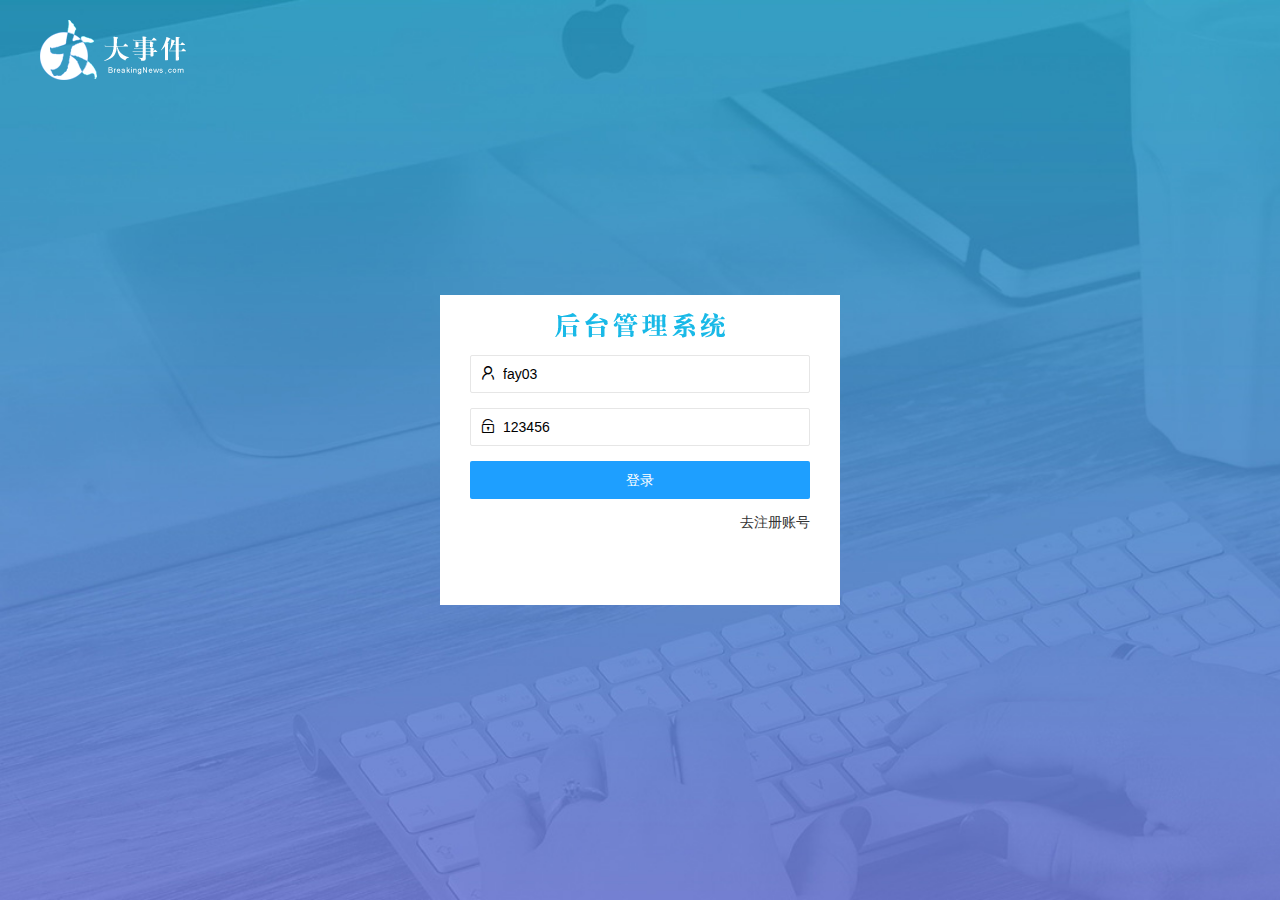
<file: login.html>
<!DOCTYPE html>
<html lang="en">

<head>
    <meta charset="UTF-8">
    <meta http-equiv="X-UA-Compatible" content="IE=edge">
    <meta name="viewport" content="width=device-width, initial-scale=1.0">
    <title>大事件 - 登录页面 - 第一遍</title>
    <!-- 先导入 layui css 文件 -->
    <link rel="stylesheet" href="./assets/lib/layui/css/layui.css">
    <!-- 再导入本页面的 css 文件 -->
    <link rel="stylesheet" href="./assets/css/login.css">
</head>

<body>
    <!-- 头部 logo 模块 -->
    <div class="layui-main header">
        <img src="./assets/images/logo.png" alt="">
    </div>

    <!-- 登录和注册模块 -->
    <div class="loginAndRegBox">
        <!-- 1、标题 -->
        <div class="login_title"></div>
        <!-- 2、登陆区域 -->
        <div class="login-box">
            <form class="layui-form" id="form_login">
                <div class="layui-form-item">
                    <i class="layui-icon layui-icon-username"></i>
                    <input value="fay03" type="text" name="username" required lay-verify="required" placeholder="请输入用户名"
                        autocomplete="off" class="layui-input">
                </div>
                <div class="layui-form-item">
                    <i class="layui-icon layui-icon-password"></i>
                    <input value="123456" type="text" name="password" required lay-verify="required" placeholder="请输入密码"
                        autocomplete="off" class="layui-input">
                </div>
                <div class="layui-form-item">
                    <button class="layui-btn layui-btn-normal layui-btn-fluid" lay-submit
                        lay-filter="formDemo">登录</button>

                </div>
                <div class="layui-form-item links">
                    <a href="javascript:;" id="link_reg">去注册账号</a>
                </div>
            </form>
        </div>
        <!-- 3、注册区域 -->
        <div class="reg-box" style="display: none;">
            <!-- 注册表单 -->
            <form class="layui-form" id="form_reg">
                <div class="layui-form-item">
                    <i class="layui-icon layui-icon-username"></i>
                    <input type="text" name="username" required lay-verify="required" placeholder="请输入用户名"
                        autocomplete="off" class="layui-input">
                </div>
                <div class="layui-form-item">
                    <i class="layui-icon layui-icon-password"></i>
                    <input type="text" name="password" required lay-verify="required|pwd" placeholder="请输入密码"
                        autocomplete="off" class="layui-input">
                </div>
                <div class="layui-form-item">
                    <i class="layui-icon layui-icon-password"></i>
                    <input type="text" name="repassword" required lay-verify="required|pwd|repwd" placeholder="再次确认密码"
                        autocomplete="off" class="layui-input">
                </div>
                <div class="layui-form-item">
                    <button class="layui-btn layui-btn-normal layui-btn-fluid" lay-submit
                        lay-filter="formDemo">注册</button>

                </div>
                <div class="layui-form-item links">
                    <a href="javascript:;" id="link_login">去登录</a>
                </div>
            </form>
        </div>
    </div>

    <!-- 引入 layui js 文件 -->
    <script src="/assets/lib/layui/layui.all.js"></script>
    <!-- 引入 jQuery js 文件 -->
    <script src="/assets/lib/jquery.js"></script>
    <!-- 引入 baseAPI js 文件 -->
    <script src="/assets/js/baseAPI.js"></script>
    <!-- 引入本页面的js文件 -->
    <script src="/assets/js/login.js"></script>
</body>

</html>
</file>
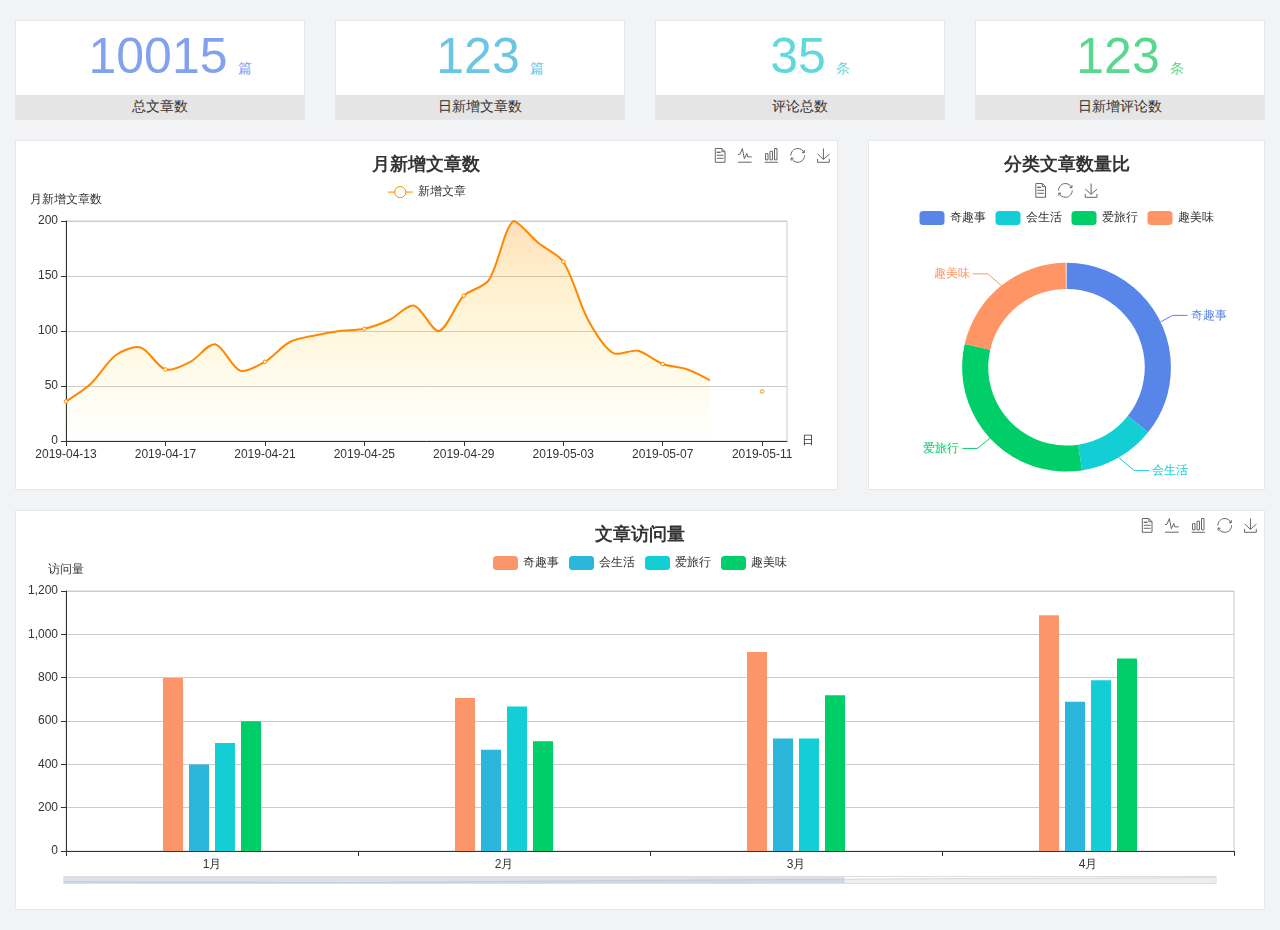
<file: home/dashboard.html>
<!DOCTYPE html>
<html lang="en">

<head>
  <meta charset="UTF-8">
  <meta name="viewport" content="width=device-width, initial-scale=1.0">
  <meta http-equiv="X-UA-Compatible" content="ie=edge">
  <title>图表统计</title>
  <link rel="stylesheet" href="../assets/lib/bootstrap.css" />
  <link rel="stylesheet" href="../assets/lib/main.css" />
  <script src="../assets/lib/jquery.js"></script>
  <script type="text/javascript" src="../assets/lib/echarts.min.js"></script>
</head>

<body>
  <div class="container-fluid">
    <div class="row spannel_list">
      <div class="col-sm-3 col-xs-6">
        <div class="spannel">
          <em>10015</em><span>篇</span>
          <b>总文章数</b>
        </div>
      </div>
      <div class="col-sm-3 col-xs-6">
        <div class="spannel scolor01">
          <em>123</em><span>篇</span>
          <b>日新增文章数</b>
        </div>
      </div>
      <div class="col-sm-3 col-xs-6">
        <div class="spannel scolor02">
          <em>35</em><span>条</span>
          <b>评论总数</b>
        </div>
      </div>
      <div class="col-sm-3 col-xs-6">
        <div class="spannel scolor03">
          <em>123</em><span>条</span>
          <b>日新增评论数</b>
        </div>
      </div>
    </div>
  </div>

  <div class="container-fluid">
    <div class="row curve-pie">
      <div class="col-lg-8 col-md-8">
        <div class="gragh_pannel" id="curve_show"></div>
      </div>
      <div class="col-lg-4 col-md-4">
        <div class="gragh_pannel" id="pie_show"></div>
      </div>
    </div>
  </div>

  <div class="container-fluid">
    <div class="column_pannel" id="column_show"></div>
  </div>

  <script>
    var oChart = echarts.init(document.getElementById('curve_show'));
    var aList_all = [
      { 'count': 36, 'date': '2019-04-13' },
      { 'count': 52, 'date': '2019-04-14' },
      { 'count': 78, 'date': '2019-04-15' },
      { 'count': 85, 'date': '2019-04-16' },
      { 'count': 65, 'date': '2019-04-17' },
      { 'count': 72, 'date': '2019-04-18' },
      { 'count': 88, 'date': '2019-04-19' },
      { 'count': 64, 'date': '2019-04-20' },
      { 'count': 72, 'date': '2019-04-21' },
      { 'count': 90, 'date': '2019-04-22' },
      { 'count': 96, 'date': '2019-04-23' },
      { 'count': 100, 'date': '2019-04-24' },
      { 'count': 102, 'date': '2019-04-25' },
      { 'count': 110, 'date': '2019-04-26' },
      { 'count': 123, 'date': '2019-04-27' },
      { 'count': 100, 'date': '2019-04-28' },
      { 'count': 132, 'date': '2019-04-29' },
      { 'count': 146, 'date': '2019-04-30' },
      { 'count': 200, 'date': '2019-05-01' },
      { 'count': 180, 'date': '2019-05-02' },
      { 'count': 163, 'date': '2019-05-03' },
      { 'count': 110, 'date': '2019-05-04' },
      { 'count': 80, 'date': '2019-05-05' },
      { 'count': 82, 'date': '2019-05-06' },
      { 'count': 70, 'date': '2019-05-07' },
      { 'count': 65, 'date': '2019-05-08' },
      { 'count': 54, 'date': '2019-05-09' },
      { 'count': 40, 'date': '2019-05-10' },
      { 'count': 45, 'date': '2019-05-11' },
      { 'count': 38, 'date': '2019-05-12' },
    ];

    let aCount = [];
    let aDate = [];

    for (var i = 0; i < aList_all.length; i++) {
      aCount.push(aList_all[i].count);
      aDate.push(aList_all[i].date);
    }

    var chartopt = {
      title: {
        text: '月新增文章数',
        left: 'center',
        top: '10'
      },
      tooltip: {
        trigger: 'axis'
      },
      legend: {
        data: ['新增文章'],
        top: '40'
      },
      toolbox: {
        show: true,
        feature: {
          mark: { show: true },
          dataView: { show: true, readOnly: false },
          magicType: { show: true, type: ['line', 'bar'] },
          restore: { show: true },
          saveAsImage: { show: true }
        }
      },
      calculable: true,
      xAxis: [
        {
          name: '日',
          type: 'category',
          boundaryGap: false,
          data: aDate
        }
      ],
      yAxis: [
        {
          name: '月新增文章数',
          type: 'value'
        }
      ],
      series: [
        {
          name: '新增文章',
          type: 'line',
          smooth: true,
          itemStyle: { normal: { areaStyle: { type: 'default' }, color: '#f80' }, lineStyle: { color: '#f80' } },
          data: aCount
        }],
      areaStyle: {
        normal: {
          color: new echarts.graphic.LinearGradient(0, 0, 0, 1, [{
            offset: 0,
            color: 'rgba(255,136,0,0.39)'
          }, {
            offset: .34,
            color: 'rgba(255,180,0,0.25)'
          }, {
            offset: 1,
            color: 'rgba(255,222,0,0.00)'
          }])

        }
      },
      grid: {
        show: true,
        x: 50,
        x2: 50,
        y: 80,
        height: 220
      }
    };

    oChart.setOption(chartopt);


    var oPie = echarts.init(document.getElementById('pie_show'));
    var oPieopt =
    {
      title: {
        top: 10,
        text: '分类文章数量比',
        x: 'center'
      },
      tooltip: {
        trigger: 'item',
        formatter: "{a} <br/>{b} : {c} ({d}%)"
      },
      color: ['#5885e8', '#13cfd5', '#00ce68', '#ff9565'],
      legend: {
        x: 'center',
        top: 65,
        data: ['奇趣事', '会生活', '爱旅行', '趣美味']
      },
      toolbox: {
        show: true,
        x: 'center',
        top: 35,
        feature: {
          mark: { show: true },
          dataView: { show: true, readOnly: false },
          magicType: {
            show: true,
            type: ['pie', 'funnel'],
            option: {
              funnel: {
                x: '25%',
                width: '50%',
                funnelAlign: 'left',
                max: 1548
              }
            }
          },
          restore: { show: true },
          saveAsImage: { show: true }
        }
      },
      calculable: true,
      series: [
        {
          name: '访问来源',
          type: 'pie',
          radius: ['45%', '60%'],
          center: ['50%', '65%'],
          data: [
            { value: 300, name: '奇趣事' },
            { value: 100, name: '会生活' },
            { value: 260, name: '爱旅行' },
            { value: 180, name: '趣美味' }
          ]
        }
      ]
    };
    oPie.setOption(oPieopt);



    var oColumn = this.echarts.init(document.getElementById('column_show'));
    var oColumnopt =
    {
      title: {
        text: '文章访问量',
        left: 'center',
        top: '10'
      },
      tooltip: {
        trigger: 'axis'
      },
      legend: {
        data: ['奇趣事', '会生活', '爱旅行', '趣美味'],
        top: '40'
      },
      toolbox: {
        show: true,
        feature: {
          mark: { show: true },
          dataView: { show: true, readOnly: false },
          magicType: { show: true, type: ['line', 'bar'] },
          restore: { show: true },
          saveAsImage: { show: true }
        }
      },
      calculable: true,
      xAxis: [
        {
          type: 'category',
          data: ['1月', '2月', '3月', '4月', '5月']
        }
      ],
      yAxis: [
        {
          name: '访问量',
          type: 'value'
        }
      ],
      series: [
        {
          name: '奇趣事',
          type: 'bar',
          barWidth: 20,
          itemStyle: {
            normal: { areaStyle: { type: 'default' }, color: '#fd956a' }
          },
          data: [800, 708, 920, 1090, 1200]
        },
        {
          name: '会生活',
          type: 'bar',
          barWidth: 20,
          itemStyle: {
            normal: { areaStyle: { type: 'default' }, color: '#2bb6db' }
          },
          data: [400, 468, 520, 690, 800]
        },
        {
          name: '爱旅行',
          type: 'bar',
          barWidth: 20,
          itemStyle: {
            normal: { areaStyle: { type: 'default' }, color: '#13cfd5' }
          },
          data: [500, 668, 520, 790, 900]
        },
        {
          name: '趣美味',
          type: 'bar',
          barWidth: 20,
          itemStyle: {
            normal: { areaStyle: { type: 'default' }, color: '#00ce68' }
          },
          data: [600, 508, 720, 890, 1000]
        }
      ],
      grid: {
        show: true,
        x: 50,
        x2: 30,
        y: 80,
        height: 260
      },
      dataZoom: [//给x轴设置滚动条
        {
          start: 0,//默认为0
          end: 100 - 1000 / 31,//默认为100
          type: 'slider',
          show: true,
          xAxisIndex: [0],
          handleSize: 0,//滑动条的 左右2个滑动条的大小
          height: 8,//组件高度
          left: 45, //左边的距离
          right: 50,//右边的距离
          bottom: 26,//右边的距离
          handleColor: '#ddd',//h滑动图标的颜色
          handleStyle: {
            borderColor: "#cacaca",
            borderWidth: "1",
            shadowBlur: 2,
            background: "#ddd",
            shadowColor: "#ddd",
          }
        }]
    };
    oColumn.setOption(oColumnopt);
  </script>
</body>

</html>
</file>
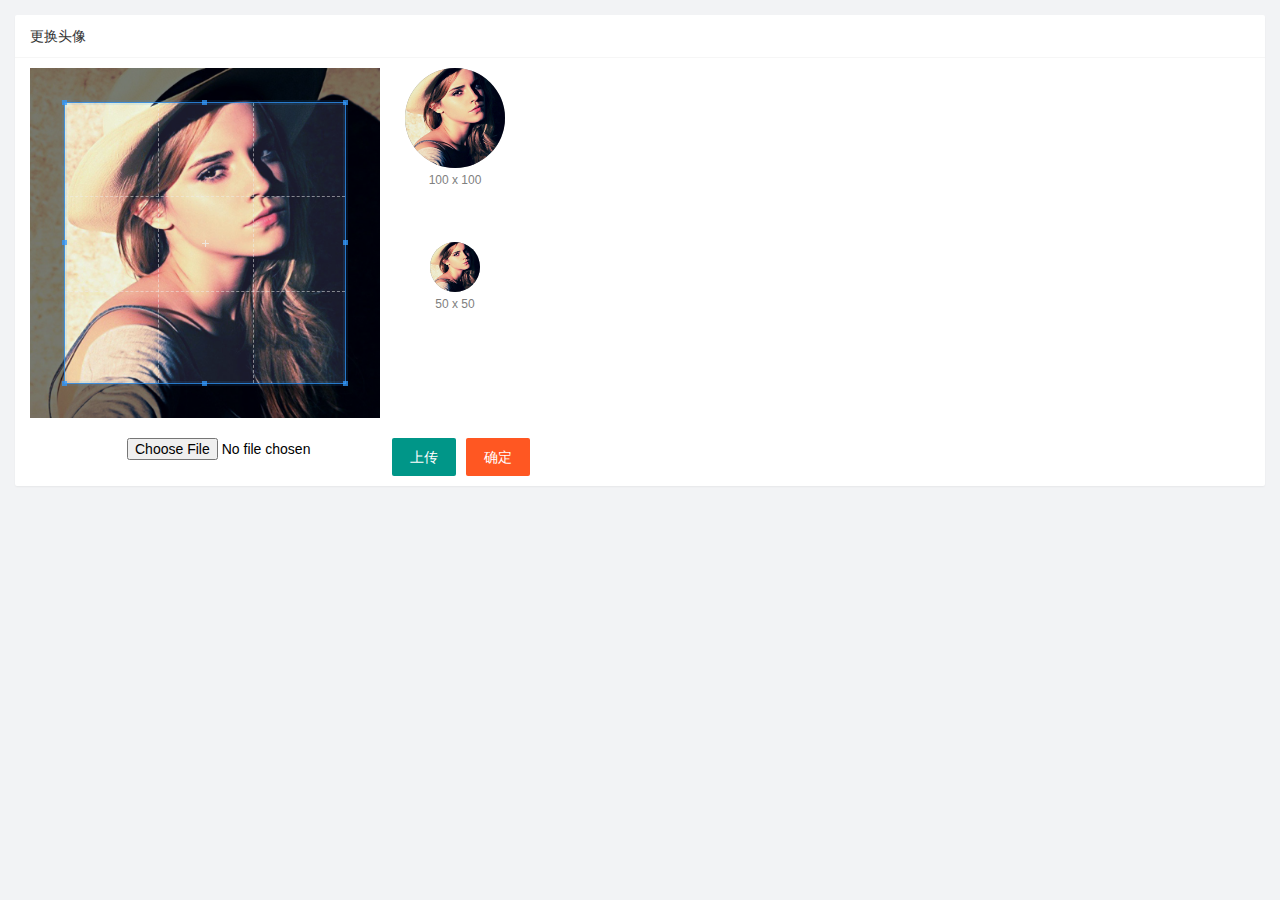
<file: user/user_avatar.html>
<!DOCTYPE html>
<html lang="en">

<head>
    <meta charset="UTF-8">
    <meta http-equiv="X-UA-Compatible" content="IE=edge">
    <meta name="viewport" content="width=device-width, initial-scale=1.0">
    <title>Document</title>
    <!-- 导入 cropper css 文件 -->
    <link rel="stylesheet" href="/assets/lib/cropper/cropper.css" />
    <!-- 引入 layui css 文件 -->
    <link rel="stylesheet" href="/assets/lib/layui/css/layui.css">
    <!-- 引入本页面的css 文件 -->
    <link rel="stylesheet" href="/assets/css/user/user_avatar.css">
</head>

<body>
    <div class="layui-card">
        <div class="layui-card-header">更换头像</div>
        <div class="layui-card-body">
            <!-- 第一行的图片裁剪和预览区域 -->
            <div class="row1">
                <!-- 图片裁剪区域 -->
                <div class="cropper-box">
                    <!-- 这个 img 标签很重要，将来会把它初始化为裁剪区域 -->
                    <img id="image" src="/assets/images/sample.jpg" />
                </div>
                <!-- 图片的预览区域 -->
                <div class="preview-box">
                    <div>
                        <!-- 宽高为 100px 的预览区域 -->
                        <div class="img-preview w100"></div>
                        <p class="size">100 x 100</p>
                    </div>
                    <div>
                        <!-- 宽高为 50px 的预览区域 -->
                        <div class="img-preview w50"></div>
                        <p class="size">50 x 50</p>
                    </div>
                </div>
            </div>

            <!-- 第二行的按钮区域 -->
            <div class="row2">
                <input type="file" id="file" accept="image/png,image/jpeg">
                <button id="btnChooseImage" type="button" class="layui-btn">上传</button>
                <button id="btnUpload" type="button" class="layui-btn layui-btn-danger">确定</button>
            </div>
        </div>
    </div>

    <!-- 引入 layui js 文件 -->
    <script src="/assets/lib/layui/layui.all.js"></script>
    <!-- 引入 jQuery js 文件 -->
    <script src="/assets/lib/jquery.js"></script>
    <!-- 引入 cropper js 文件 -->
    <script src="/assets/lib/cropper/Cropper.js"></script>
    <script src="/assets/lib/cropper/jquery-cropper.js"></script>
    <!-- 引入 baseAPI js 文件 -->
    <script src="/assets/js/baseAPI.js"></script>
    <!-- 引入 本页面的 js 文件 -->
    <script src="/assets/js/user/user_avatar.js"></script>
</body>

</html>
</file>
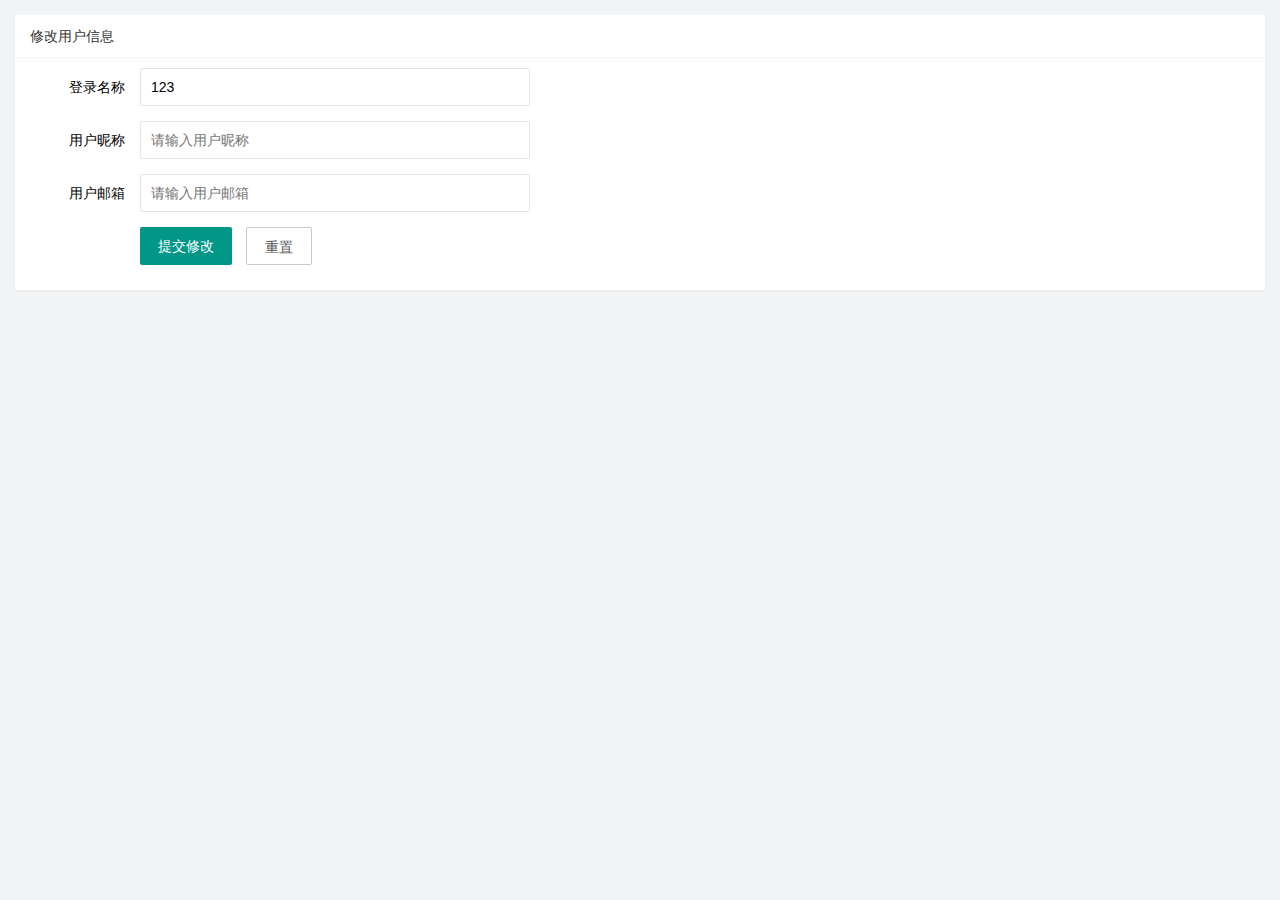
<file: user/user_info.html>
<!DOCTYPE html>
<html lang="en">

<head>
    <meta charset="UTF-8">
    <meta http-equiv="X-UA-Compatible" content="IE=edge">
    <meta name="viewport" content="width=device-width, initial-scale=1.0">
    <title>Document</title>
    <!-- 引入 layui css 文件 -->
    <link rel="stylesheet" href="/assets/lib/layui/css/layui.css">
    <!-- 引入本页面的css 文件 -->
    <link rel="stylesheet" href="/assets/css/user/user_info.css">
</head>

<body>
    <div class="layui-card">
        <div class="layui-card-header">修改用户信息</div>
        <div class="layui-card-body">
            <!-- 修改用户信息 form表单  -->
            <form class="layui-form" lay-filter="formUserInfo">
                <input type="hidden" name="id">
                <!-- 登录名称 -->
                <div class="layui-form-item">
                    <label class="layui-form-label">登录名称</label>
                    <div class="layui-input-block">
                        <input value="123" readonly type="text" name="username" required lay-verify="required"
                            placeholder="请输入登录名称" autocomplete="off" class="layui-input">
                    </div>
                </div>
                <!-- 用户昵称 -->
                <div class="layui-form-item">
                    <label class="layui-form-label">用户昵称</label>
                    <div class="layui-input-block">
                        <input type="text" name="nickname" required lay-verify="required|nickname" placeholder="请输入用户昵称"
                            autocomplete="off" class="layui-input">
                    </div>
                </div>
                <!-- 确认用户邮箱 -->
                <div class="layui-form-item">
                    <label class="layui-form-label">用户邮箱</label>
                    <div class="layui-input-block">
                        <input type="text" name="email" required lay-verify="required|email" placeholder="请输入用户邮箱"
                            autocomplete="off" class="layui-input">
                    </div>
                </div>
                <!-- 修改密码 和 重置 -->
                <div class="layui-form-item">
                    <div class="layui-input-block">
                        <button class="layui-btn" lay-submit lay-filter="formDemo">提交修改</button>
                        <button id="btnReset" type="reset" class="layui-btn layui-btn-primary">重置</button>
                    </div>
                </div>
            </form>
        </div>
    </div>

    <!-- 引入 layui js 文件 -->
    <script src="/assets/lib/layui/layui.all.js"></script>
    <!-- 引入 jQuery js 文件 -->
    <script src="/assets/lib/jquery.js"></script>
    <!-- 引入 baseAPI js 文件 -->
    <script src="/assets/js/baseAPI.js"></script>
    <!-- 引入 本页面的 js 文件 -->
    <script src="/assets/js/user/user_info.js"></script>
</body>

</html>
</file>
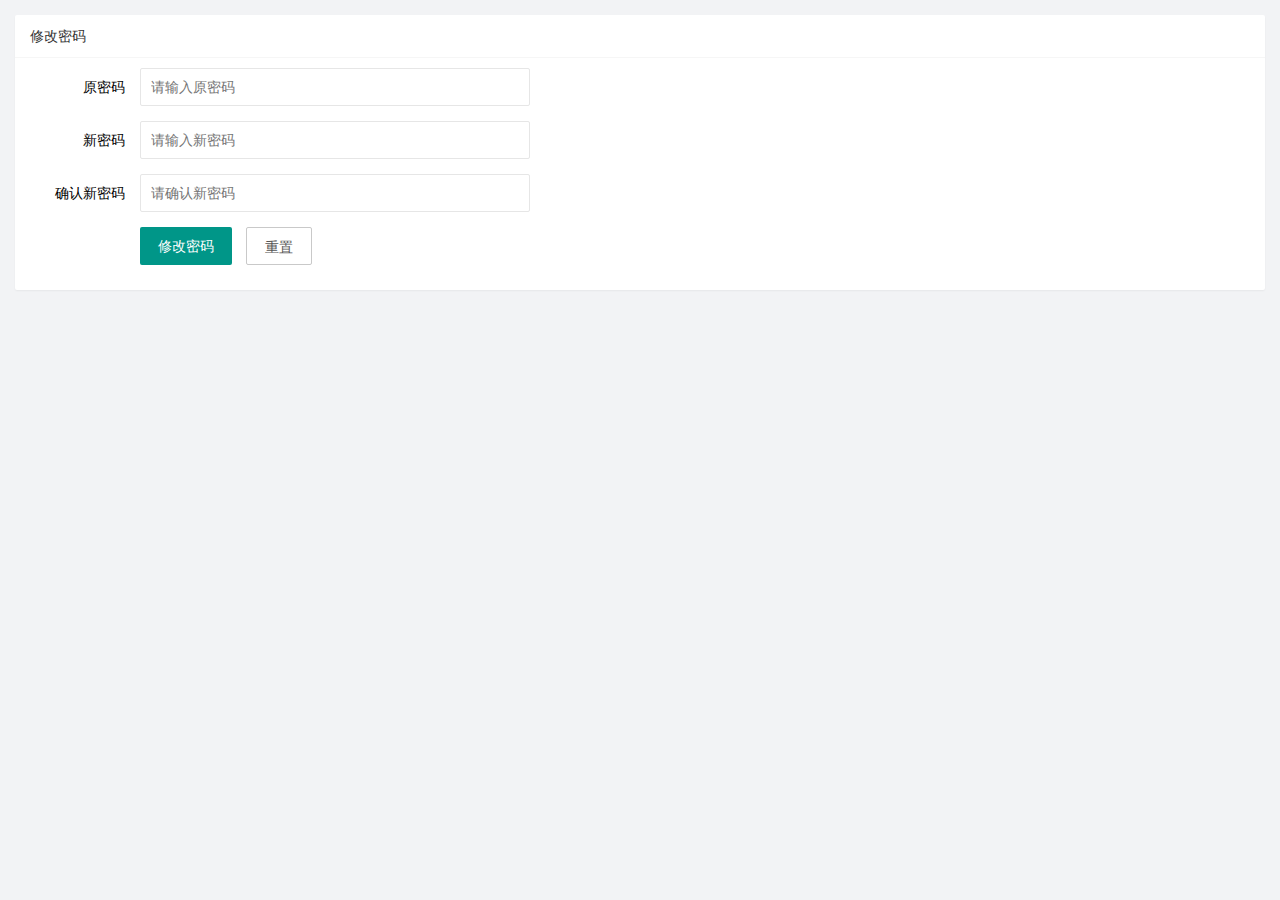
<file: user/user_pwd.html>
<!DOCTYPE html>
<html lang="en">

<head>
    <meta charset="UTF-8">
    <meta http-equiv="X-UA-Compatible" content="IE=edge">
    <meta name="viewport" content="width=device-width, initial-scale=1.0">
    <title>Document</title>
    <!-- 引入 layui css 文件 -->
    <link rel="stylesheet" href="/assets/lib/layui/css/layui.css">
    <!-- 引入本页面的css 文件 -->
    <link rel="stylesheet" href="/assets/css/user/user_pwd.css">
</head>

<body>
    <div class="layui-card">
        <div class="layui-card-header">修改密码</div>
        <div class="layui-card-body">
            <!-- 修改密码 form 表单 -->
            <form class="layui-form" action="">
                <!-- 原密码 -->
                <div class="layui-form-item">
                    <label class="layui-form-label">原密码</label>
                    <div class="layui-input-block">
                        <input type="text" name="oldPwd" required lay-verify="required|pwd" placeholder="请输入原密码"
                            autocomplete="off" class="layui-input">
                    </div>
                </div>
                <!-- 新密码 -->
                <div class="layui-form-item">
                    <label class="layui-form-label">新密码</label>
                    <div class="layui-input-block">
                        <input type="text" name="newPwd" required lay-verify="required|pwd|samePwd" placeholder="请输入新密码"
                            autocomplete="off" class="layui-input">
                    </div>
                </div>
                <!-- 确认新密码 -->
                <div class="layui-form-item">
                    <label class="layui-form-label">确认新密码</label>
                    <div class="layui-input-block">
                        <input type="text" name="rePwd" required lay-verify="required|pwd|rePwd" placeholder="请确认新密码"
                            autocomplete="off" class="layui-input">
                    </div>
                </div>
                <!-- 修改 和 重置 -->
                <div class="layui-form-item">
                    <div class="layui-input-block">
                        <button class="layui-btn" lay-submit lay-filter="formDemo">修改密码</button>
                        <button id="btnReset" type="reset" class="layui-btn layui-btn-primary">重置</button>
                    </div>
                </div>
            </form>
        </div>
    </div>

    <!-- 引入 layui js 文件 -->
    <script src="/assets/lib/layui/layui.all.js"></script>
    <!-- 引入 jQuery js 文件 -->
    <script src="/assets/lib/jquery.js"></script>
    <!-- 引入 baseAPI js 文件 -->
    <script src="/assets/js/baseAPI.js"></script>
    <!-- 引入 本页面的 js 文件 -->
    <script src="/assets/js/user/user_pwd.js"></script>
</body>

</html>
</file>
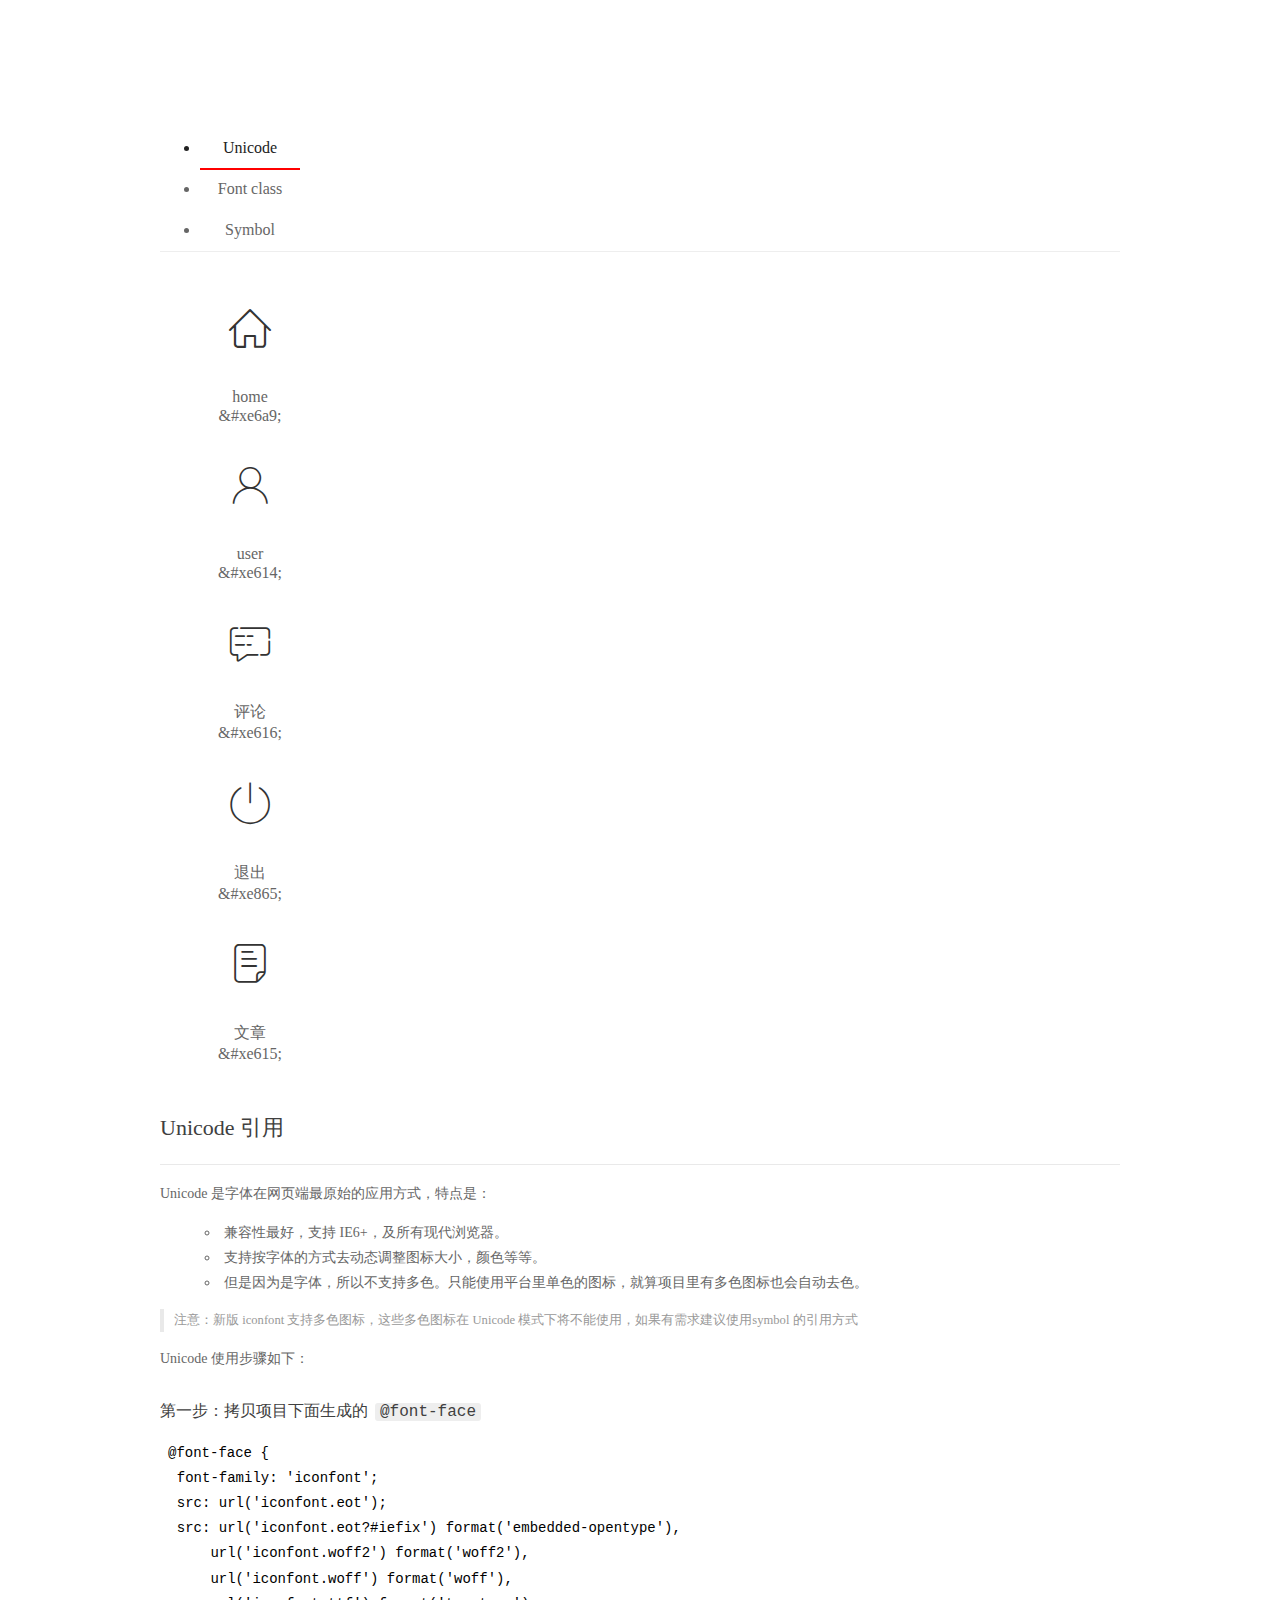
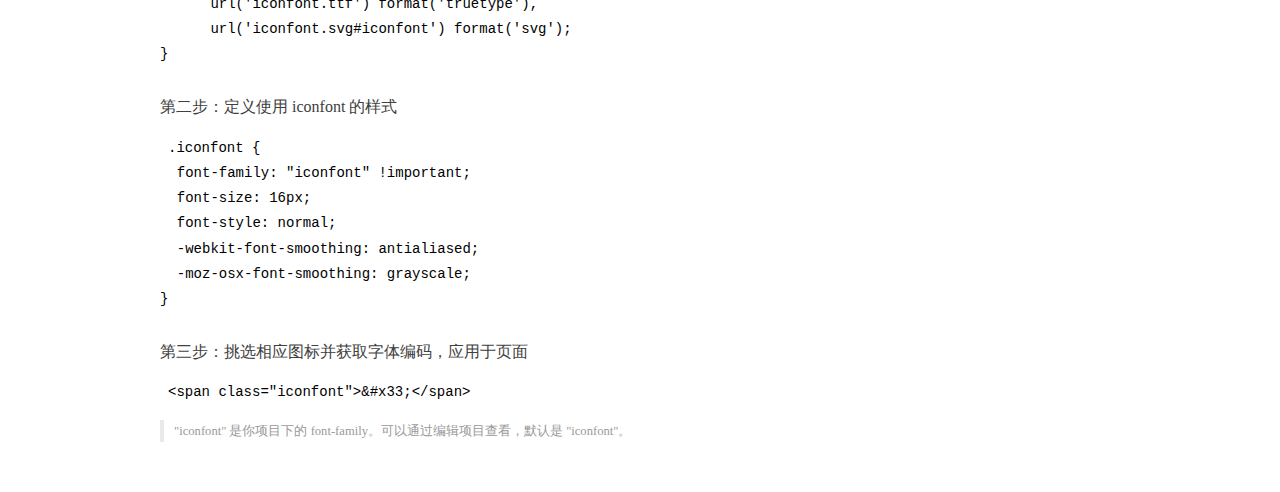
<file: assets/fonts/demo_index.html>
<!DOCTYPE html>
<html>
<head>
  <meta charset="utf-8"/>
  <title>IconFont Demo</title>
  <link rel="shortcut icon" href="https://gtms04.alicdn.com/tps/i4/TB1_oz6GVXXXXaFXpXXJDFnIXXX-64-64.ico" type="image/x-icon"/>
  <link rel="stylesheet" href="https://g.alicdn.com/thx/cube/1.3.2/cube.min.css">
  <link rel="stylesheet" href="demo.css">
  <link rel="stylesheet" href="iconfont.css">
  <script src="iconfont.js"></script>
  <!-- jQuery -->
  <script src="https://a1.alicdn.com/oss/uploads/2018/12/26/7bfddb60-08e8-11e9-9b04-53e73bb6408b.js"></script>
  <!-- 代码高亮 -->
  <script src="https://a1.alicdn.com/oss/uploads/2018/12/26/a3f714d0-08e6-11e9-8a15-ebf944d7534c.js"></script>
</head>
<body>
  <div class="main">
    <h1 class="logo"><a href="https://www.iconfont.cn/" title="iconfont 首页" target="_blank">&#xe86b;</a></h1>
    <div class="nav-tabs">
      <ul id="tabs" class="dib-box">
        <li class="dib active"><span>Unicode</span></li>
        <li class="dib"><span>Font class</span></li>
        <li class="dib"><span>Symbol</span></li>
      </ul>
      
    </div>
    <div class="tab-container">
      <div class="content unicode" style="display: block;">
          <ul class="icon_lists dib-box">
          
            <li class="dib">
              <span class="icon iconfont">&#xe6a9;</span>
                <div class="name">home</div>
                <div class="code-name">&amp;#xe6a9;</div>
              </li>
          
            <li class="dib">
              <span class="icon iconfont">&#xe614;</span>
                <div class="name">user</div>
                <div class="code-name">&amp;#xe614;</div>
              </li>
          
            <li class="dib">
              <span class="icon iconfont">&#xe616;</span>
                <div class="name">评论</div>
                <div class="code-name">&amp;#xe616;</div>
              </li>
          
            <li class="dib">
              <span class="icon iconfont">&#xe865;</span>
                <div class="name">退出</div>
                <div class="code-name">&amp;#xe865;</div>
              </li>
          
            <li class="dib">
              <span class="icon iconfont">&#xe615;</span>
                <div class="name">文章</div>
                <div class="code-name">&amp;#xe615;</div>
              </li>
          
          </ul>
          <div class="article markdown">
          <h2 id="unicode-">Unicode 引用</h2>
          <hr>

          <p>Unicode 是字体在网页端最原始的应用方式，特点是：</p>
          <ul>
            <li>兼容性最好，支持 IE6+，及所有现代浏览器。</li>
            <li>支持按字体的方式去动态调整图标大小，颜色等等。</li>
            <li>但是因为是字体，所以不支持多色。只能使用平台里单色的图标，就算项目里有多色图标也会自动去色。</li>
          </ul>
          <blockquote>
            <p>注意：新版 iconfont 支持多色图标，这些多色图标在 Unicode 模式下将不能使用，如果有需求建议使用symbol 的引用方式</p>
          </blockquote>
          <p>Unicode 使用步骤如下：</p>
          <h3 id="-font-face">第一步：拷贝项目下面生成的 <code>@font-face</code></h3>
<pre><code class="language-css"
>@font-face {
  font-family: 'iconfont';
  src: url('iconfont.eot');
  src: url('iconfont.eot?#iefix') format('embedded-opentype'),
      url('iconfont.woff2') format('woff2'),
      url('iconfont.woff') format('woff'),
      url('iconfont.ttf') format('truetype'),
      url('iconfont.svg#iconfont') format('svg');
}
</code></pre>
          <h3 id="-iconfont-">第二步：定义使用 iconfont 的样式</h3>
<pre><code class="language-css"
>.iconfont {
  font-family: "iconfont" !important;
  font-size: 16px;
  font-style: normal;
  -webkit-font-smoothing: antialiased;
  -moz-osx-font-smoothing: grayscale;
}
</code></pre>
          <h3 id="-">第三步：挑选相应图标并获取字体编码，应用于页面</h3>
<pre>
<code class="language-html"
>&lt;span class="iconfont"&gt;&amp;#x33;&lt;/span&gt;
</code></pre>
          <blockquote>
            <p>"iconfont" 是你项目下的 font-family。可以通过编辑项目查看，默认是 "iconfont"。</p>
          </blockquote>
          </div>
      </div>
      <div class="content font-class">
        <ul class="icon_lists dib-box">
          
          <li class="dib">
            <span class="icon iconfont icon-home"></span>
            <div class="name">
              home
            </div>
            <div class="code-name">.icon-home
            </div>
          </li>
          
          <li class="dib">
            <span class="icon iconfont icon-user"></span>
            <div class="name">
              user
            </div>
            <div class="code-name">.icon-user
            </div>
          </li>
          
          <li class="dib">
            <span class="icon iconfont icon-pinglun"></span>
            <div class="name">
              评论
            </div>
            <div class="code-name">.icon-pinglun
            </div>
          </li>
          
          <li class="dib">
            <span class="icon iconfont icon-tuichu"></span>
            <div class="name">
              退出
            </div>
            <div class="code-name">.icon-tuichu
            </div>
          </li>
          
          <li class="dib">
            <span class="icon iconfont icon-16"></span>
            <div class="name">
              文章
            </div>
            <div class="code-name">.icon-16
            </div>
          </li>
          
        </ul>
        <div class="article markdown">
        <h2 id="font-class-">font-class 引用</h2>
        <hr>

        <p>font-class 是 Unicode 使用方式的一种变种，主要是解决 Unicode 书写不直观，语意不明确的问题。</p>
        <p>与 Unicode 使用方式相比，具有如下特点：</p>
        <ul>
          <li>兼容性良好，支持 IE8+，及所有现代浏览器。</li>
          <li>相比于 Unicode 语意明确，书写更直观。可以很容易分辨这个 icon 是什么。</li>
          <li>因为使用 class 来定义图标，所以当要替换图标时，只需要修改 class 里面的 Unicode 引用。</li>
          <li>不过因为本质上还是使用的字体，所以多色图标还是不支持的。</li>
        </ul>
        <p>使用步骤如下：</p>
        <h3 id="-fontclass-">第一步：引入项目下面生成的 fontclass 代码：</h3>
<pre><code class="language-html">&lt;link rel="stylesheet" href="./iconfont.css"&gt;
</code></pre>
        <h3 id="-">第二步：挑选相应图标并获取类名，应用于页面：</h3>
<pre><code class="language-html">&lt;span class="iconfont icon-xxx"&gt;&lt;/span&gt;
</code></pre>
        <blockquote>
          <p>"
            iconfont" 是你项目下的 font-family。可以通过编辑项目查看，默认是 "iconfont"。</p>
        </blockquote>
      </div>
      </div>
      <div class="content symbol">
          <ul class="icon_lists dib-box">
          
            <li class="dib">
                <svg class="icon svg-icon" aria-hidden="true">
                  <use xlink:href="#icon-home"></use>
                </svg>
                <div class="name">home</div>
                <div class="code-name">#icon-home</div>
            </li>
          
            <li class="dib">
                <svg class="icon svg-icon" aria-hidden="true">
                  <use xlink:href="#icon-user"></use>
                </svg>
                <div class="name">user</div>
                <div class="code-name">#icon-user</div>
            </li>
          
            <li class="dib">
                <svg class="icon svg-icon" aria-hidden="true">
                  <use xlink:href="#icon-pinglun"></use>
                </svg>
                <div class="name">评论</div>
                <div class="code-name">#icon-pinglun</div>
            </li>
          
            <li class="dib">
                <svg class="icon svg-icon" aria-hidden="true">
                  <use xlink:href="#icon-tuichu"></use>
                </svg>
                <div class="name">退出</div>
                <div class="code-name">#icon-tuichu</div>
            </li>
          
            <li class="dib">
                <svg class="icon svg-icon" aria-hidden="true">
                  <use xlink:href="#icon-16"></use>
                </svg>
                <div class="name">文章</div>
                <div class="code-name">#icon-16</div>
            </li>
          
          </ul>
          <div class="article markdown">
          <h2 id="symbol-">Symbol 引用</h2>
          <hr>

          <p>这是一种全新的使用方式，应该说这才是未来的主流，也是平台目前推荐的用法。相关介绍可以参考这篇<a href="">文章</a>
            这种用法其实是做了一个 SVG 的集合，与另外两种相比具有如下特点：</p>
          <ul>
            <li>支持多色图标了，不再受单色限制。</li>
            <li>通过一些技巧，支持像字体那样，通过 <code>font-size</code>, <code>color</code> 来调整样式。</li>
            <li>兼容性较差，支持 IE9+，及现代浏览器。</li>
            <li>浏览器渲染 SVG 的性能一般，还不如 png。</li>
          </ul>
          <p>使用步骤如下：</p>
          <h3 id="-symbol-">第一步：引入项目下面生成的 symbol 代码：</h3>
<pre><code class="language-html">&lt;script src="./iconfont.js"&gt;&lt;/script&gt;
</code></pre>
          <h3 id="-css-">第二步：加入通用 CSS 代码（引入一次就行）：</h3>
<pre><code class="language-html">&lt;style&gt;
.icon {
  width: 1em;
  height: 1em;
  vertical-align: -0.15em;
  fill: currentColor;
  overflow: hidden;
}
&lt;/style&gt;
</code></pre>
          <h3 id="-">第三步：挑选相应图标并获取类名，应用于页面：</h3>
<pre><code class="language-html">&lt;svg class="icon" aria-hidden="true"&gt;
  &lt;use xlink:href="#icon-xxx"&gt;&lt;/use&gt;
&lt;/svg&gt;
</code></pre>
          </div>
      </div>

    </div>
  </div>
  <script>
  $(document).ready(function () {
      $('.tab-container .content:first').show()

      $('#tabs li').click(function (e) {
        var tabContent = $('.tab-container .content')
        var index = $(this).index()

        if ($(this).hasClass('active')) {
          return
        } else {
          $('#tabs li').removeClass('active')
          $(this).addClass('active')

          tabContent.hide().eq(index).fadeIn()
        }
      })
    })
  </script>
</body>
</html>
</file>
<file: assets/lib/layui/css/layui.css>
/** layui-v2.5.5 MIT License By https://www.layui.com */
 .layui-inline,img{display:inline-block;vertical-align:middle}h1,h2,h3,h4,h5,h6{font-weight:400}.layui-edge,.layui-header,.layui-inline,.layui-main{position:relative}.layui-body,.layui-edge,.layui-elip{overflow:hidden}.layui-btn,.layui-edge,.layui-inline,img{vertical-align:middle}.layui-btn,.layui-disabled,.layui-icon,.layui-unselect{-moz-user-select:none;-webkit-user-select:none;-ms-user-select:none}.layui-elip,.layui-form-checkbox span,.layui-form-pane .layui-form-label{text-overflow:ellipsis;white-space:nowrap}.layui-breadcrumb,.layui-tree-btnGroup{visibility:hidden}blockquote,body,button,dd,div,dl,dt,form,h1,h2,h3,h4,h5,h6,input,li,ol,p,pre,td,textarea,th,ul{margin:0;padding:0;-webkit-tap-highlight-color:rgba(0,0,0,0)}a:active,a:hover{outline:0}img{border:none}li{list-style:none}table{border-collapse:collapse;border-spacing:0}h4,h5,h6{font-size:100%}button,input,optgroup,option,select,textarea{font-family:inherit;font-size:inherit;font-style:inherit;font-weight:inherit;outline:0}pre{white-space:pre-wrap;white-space:-moz-pre-wrap;white-space:-pre-wrap;white-space:-o-pre-wrap;word-wrap:break-word}body{line-height:24px;font:14px Helvetica Neue,Helvetica,PingFang SC,Tahoma,Arial,sans-serif}hr{height:1px;margin:10px 0;border:0;clear:both}a{color:#333;text-decoration:none}a:hover{color:#777}a cite{font-style:normal;*cursor:pointer}.layui-border-box,.layui-border-box *{box-sizing:border-box}.layui-box,.layui-box *{box-sizing:content-box}.layui-clear{clear:both;*zoom:1}.layui-clear:after{content:'\20';clear:both;*zoom:1;display:block;height:0}.layui-inline{*display:inline;*zoom:1}.layui-edge{display:inline-block;width:0;height:0;border-width:6px;border-style:dashed;border-color:transparent}.layui-edge-top{top:-4px;border-bottom-color:#999;border-bottom-style:solid}.layui-edge-right{border-left-color:#999;border-left-style:solid}.layui-edge-bottom{top:2px;border-top-color:#999;border-top-style:solid}.layui-edge-left{border-right-color:#999;border-right-style:solid}.layui-disabled,.layui-disabled:hover{color:#d2d2d2!important;cursor:not-allowed!important}.layui-circle{border-radius:100%}.layui-show{display:block!important}.layui-hide{display:none!important}@font-face{font-family:layui-icon;src:url(../font/iconfont.eot?v=250);src:url(../font/iconfont.eot?v=250#iefix) format('embedded-opentype'),url(../font/iconfont.woff2?v=250) format('woff2'),url(../font/iconfont.woff?v=250) format('woff'),url(../font/iconfont.ttf?v=250) format('truetype'),url(../font/iconfont.svg?v=250#layui-icon) format('svg')}.layui-icon{font-family:layui-icon!important;font-size:16px;font-style:normal;-webkit-font-smoothing:antialiased;-moz-osx-font-smoothing:grayscale}.layui-icon-reply-fill:before{content:"\e611"}.layui-icon-set-fill:before{content:"\e614"}.layui-icon-menu-fill:before{content:"\e60f"}.layui-icon-search:before{content:"\e615"}.layui-icon-share:before{content:"\e641"}.layui-icon-set-sm:before{content:"\e620"}.layui-icon-engine:before{content:"\e628"}.layui-icon-close:before{content:"\1006"}.layui-icon-close-fill:before{content:"\1007"}.layui-icon-chart-screen:before{content:"\e629"}.layui-icon-star:before{content:"\e600"}.layui-icon-circle-dot:before{content:"\e617"}.layui-icon-chat:before{content:"\e606"}.layui-icon-release:before{content:"\e609"}.layui-icon-list:before{content:"\e60a"}.layui-icon-chart:before{content:"\e62c"}.layui-icon-ok-circle:before{content:"\1005"}.layui-icon-layim-theme:before{content:"\e61b"}.layui-icon-table:before{content:"\e62d"}.layui-icon-right:before{content:"\e602"}.layui-icon-left:before{content:"\e603"}.layui-icon-cart-simple:before{content:"\e698"}.layui-icon-face-cry:before{content:"\e69c"}.layui-icon-face-smile:before{content:"\e6af"}.layui-icon-survey:before{content:"\e6b2"}.layui-icon-tree:before{content:"\e62e"}.layui-icon-upload-circle:before{content:"\e62f"}.layui-icon-add-circle:before{content:"\e61f"}.layui-icon-download-circle:before{content:"\e601"}.layui-icon-templeate-1:before{content:"\e630"}.layui-icon-util:before{content:"\e631"}.layui-icon-face-surprised:before{content:"\e664"}.layui-icon-edit:before{content:"\e642"}.layui-icon-speaker:before{content:"\e645"}.layui-icon-down:before{content:"\e61a"}.layui-icon-file:before{content:"\e621"}.layui-icon-layouts:before{content:"\e632"}.layui-icon-rate-half:before{content:"\e6c9"}.layui-icon-add-circle-fine:before{content:"\e608"}.layui-icon-prev-circle:before{content:"\e633"}.layui-icon-read:before{content:"\e705"}.layui-icon-404:before{content:"\e61c"}.layui-icon-carousel:before{content:"\e634"}.layui-icon-help:before{content:"\e607"}.layui-icon-code-circle:before{content:"\e635"}.layui-icon-water:before{content:"\e636"}.layui-icon-username:before{content:"\e66f"}.layui-icon-find-fill:before{content:"\e670"}.layui-icon-about:before{content:"\e60b"}.layui-icon-location:before{content:"\e715"}.layui-icon-up:before{content:"\e619"}.layui-icon-pause:before{content:"\e651"}.layui-icon-date:before{content:"\e637"}.layui-icon-layim-uploadfile:before{content:"\e61d"}.layui-icon-delete:before{content:"\e640"}.layui-icon-play:before{content:"\e652"}.layui-icon-top:before{content:"\e604"}.layui-icon-friends:before{content:"\e612"}.layui-icon-refresh-3:before{content:"\e9aa"}.layui-icon-ok:before{content:"\e605"}.layui-icon-layer:before{content:"\e638"}.layui-icon-face-smile-fine:before{content:"\e60c"}.layui-icon-dollar:before{content:"\e659"}.layui-icon-group:before{content:"\e613"}.layui-icon-layim-download:before{content:"\e61e"}.layui-icon-picture-fine:before{content:"\e60d"}.layui-icon-link:before{content:"\e64c"}.layui-icon-diamond:before{content:"\e735"}.layui-icon-log:before{content:"\e60e"}.layui-icon-rate-solid:before{content:"\e67a"}.layui-icon-fonts-del:before{content:"\e64f"}.layui-icon-unlink:before{content:"\e64d"}.layui-icon-fonts-clear:before{content:"\e639"}.layui-icon-triangle-r:before{content:"\e623"}.layui-icon-circle:before{content:"\e63f"}.layui-icon-radio:before{content:"\e643"}.layui-icon-align-center:before{content:"\e647"}.layui-icon-align-right:before{content:"\e648"}.layui-icon-align-left:before{content:"\e649"}.layui-icon-loading-1:before{content:"\e63e"}.layui-icon-return:before{content:"\e65c"}.layui-icon-fonts-strong:before{content:"\e62b"}.layui-icon-upload:before{content:"\e67c"}.layui-icon-dialogue:before{content:"\e63a"}.layui-icon-video:before{content:"\e6ed"}.layui-icon-headset:before{content:"\e6fc"}.layui-icon-cellphone-fine:before{content:"\e63b"}.layui-icon-add-1:before{content:"\e654"}.layui-icon-face-smile-b:before{content:"\e650"}.layui-icon-fonts-html:before{content:"\e64b"}.layui-icon-form:before{content:"\e63c"}.layui-icon-cart:before{content:"\e657"}.layui-icon-camera-fill:before{content:"\e65d"}.layui-icon-tabs:before{content:"\e62a"}.layui-icon-fonts-code:before{content:"\e64e"}.layui-icon-fire:before{content:"\e756"}.layui-icon-set:before{content:"\e716"}.layui-icon-fonts-u:before{content:"\e646"}.layui-icon-triangle-d:before{content:"\e625"}.layui-icon-tips:before{content:"\e702"}.layui-icon-picture:before{content:"\e64a"}.layui-icon-more-vertical:before{content:"\e671"}.layui-icon-flag:before{content:"\e66c"}.layui-icon-loading:before{content:"\e63d"}.layui-icon-fonts-i:before{content:"\e644"}.layui-icon-refresh-1:before{content:"\e666"}.layui-icon-rmb:before{content:"\e65e"}.layui-icon-home:before{content:"\e68e"}.layui-icon-user:before{content:"\e770"}.layui-icon-notice:before{content:"\e667"}.layui-icon-login-weibo:before{content:"\e675"}.layui-icon-voice:before{content:"\e688"}.layui-icon-upload-drag:before{content:"\e681"}.layui-icon-login-qq:before{content:"\e676"}.layui-icon-snowflake:before{content:"\e6b1"}.layui-icon-file-b:before{content:"\e655"}.layui-icon-template:before{content:"\e663"}.layui-icon-auz:before{content:"\e672"}.layui-icon-console:before{content:"\e665"}.layui-icon-app:before{content:"\e653"}.layui-icon-prev:before{content:"\e65a"}.layui-icon-website:before{content:"\e7ae"}.layui-icon-next:before{content:"\e65b"}.layui-icon-component:before{content:"\e857"}.layui-icon-more:before{content:"\e65f"}.layui-icon-login-wechat:before{content:"\e677"}.layui-icon-shrink-right:before{content:"\e668"}.layui-icon-spread-left:before{content:"\e66b"}.layui-icon-camera:before{content:"\e660"}.layui-icon-note:before{content:"\e66e"}.layui-icon-refresh:before{content:"\e669"}.layui-icon-female:before{content:"\e661"}.layui-icon-male:before{content:"\e662"}.layui-icon-password:before{content:"\e673"}.layui-icon-senior:before{content:"\e674"}.layui-icon-theme:before{content:"\e66a"}.layui-icon-tread:before{content:"\e6c5"}.layui-icon-praise:before{content:"\e6c6"}.layui-icon-star-fill:before{content:"\e658"}.layui-icon-rate:before{content:"\e67b"}.layui-icon-template-1:before{content:"\e656"}.layui-icon-vercode:before{content:"\e679"}.layui-icon-cellphone:before{content:"\e678"}.layui-icon-screen-full:before{content:"\e622"}.layui-icon-screen-restore:before{content:"\e758"}.layui-icon-cols:before{content:"\e610"}.layui-icon-export:before{content:"\e67d"}.layui-icon-print:before{content:"\e66d"}.layui-icon-slider:before{content:"\e714"}.layui-icon-addition:before{content:"\e624"}.layui-icon-subtraction:before{content:"\e67e"}.layui-icon-service:before{content:"\e626"}.layui-icon-transfer:before{content:"\e691"}.layui-main{width:1140px;margin:0 auto}.layui-header{z-index:1000;height:60px}.layui-header a:hover{transition:all .5s;-webkit-transition:all .5s}.layui-side{position:fixed;left:0;top:0;bottom:0;z-index:999;width:200px;overflow-x:hidden}.layui-side-scroll{position:relative;width:220px;height:100%;overflow-x:hidden}.layui-body{position:absolute;left:200px;right:0;top:0;bottom:0;z-index:998;width:auto;overflow-y:auto;box-sizing:border-box}.layui-layout-body{overflow:hidden}.layui-layout-admin .layui-header{background-color:#23262E}.layui-layout-admin .layui-side{top:60px;width:200px;overflow-x:hidden}.layui-layout-admin .layui-body{position:fixed;top:60px;bottom:44px}.layui-layout-admin .layui-main{width:auto;margin:0 15px}.layui-layout-admin .layui-footer{position:fixed;left:200px;right:0;bottom:0;height:44px;line-height:44px;padding:0 15px;background-color:#eee}.layui-layout-admin .layui-logo{position:absolute;left:0;top:0;width:200px;height:100%;line-height:60px;text-align:center;color:#009688;font-size:16px}.layui-layout-admin .layui-header .layui-nav{background:0 0}.layui-layout-left{position:absolute!important;left:200px;top:0}.layui-layout-right{position:absolute!important;right:0;top:0}.layui-container{position:relative;margin:0 auto;padding:0 15px;box-sizing:border-box}.layui-fluid{position:relative;margin:0 auto;padding:0 15px}.layui-row:after,.layui-row:before{content:'';display:block;clear:both}.layui-col-lg1,.layui-col-lg10,.layui-col-lg11,.layui-col-lg12,.layui-col-lg2,.layui-col-lg3,.layui-col-lg4,.layui-col-lg5,.layui-col-lg6,.layui-col-lg7,.layui-col-lg8,.layui-col-lg9,.layui-col-md1,.layui-col-md10,.layui-col-md11,.layui-col-md12,.layui-col-md2,.layui-col-md3,.layui-col-md4,.layui-col-md5,.layui-col-md6,.layui-col-md7,.layui-col-md8,.layui-col-md9,.layui-col-sm1,.layui-col-sm10,.layui-col-sm11,.layui-col-sm12,.layui-col-sm2,.layui-col-sm3,.layui-col-sm4,.layui-col-sm5,.layui-col-sm6,.layui-col-sm7,.layui-col-sm8,.layui-col-sm9,.layui-col-xs1,.layui-col-xs10,.layui-col-xs11,.layui-col-xs12,.layui-col-xs2,.layui-col-xs3,.layui-col-xs4,.layui-col-xs5,.layui-col-xs6,.layui-col-xs7,.layui-col-xs8,.layui-col-xs9{position:relative;display:block;box-sizing:border-box}.layui-col-xs1,.layui-col-xs10,.layui-col-xs11,.layui-col-xs12,.layui-col-xs2,.layui-col-xs3,.layui-col-xs4,.layui-col-xs5,.layui-col-xs6,.layui-col-xs7,.layui-col-xs8,.layui-col-xs9{float:left}.layui-col-xs1{width:8.33333333%}.layui-col-xs2{width:16.66666667%}.layui-col-xs3{width:25%}.layui-col-xs4{width:33.33333333%}.layui-col-xs5{width:41.66666667%}.layui-col-xs6{width:50%}.layui-col-xs7{width:58.33333333%}.layui-col-xs8{width:66.66666667%}.layui-col-xs9{width:75%}.layui-col-xs10{width:83.33333333%}.layui-col-xs11{width:91.66666667%}.layui-col-xs12{width:100%}.layui-col-xs-offset1{margin-left:8.33333333%}.layui-col-xs-offset2{margin-left:16.66666667%}.layui-col-xs-offset3{margin-left:25%}.layui-col-xs-offset4{margin-left:33.33333333%}.layui-col-xs-offset5{margin-left:41.66666667%}.layui-col-xs-offset6{margin-left:50%}.layui-col-xs-offset7{margin-left:58.33333333%}.layui-col-xs-offset8{margin-left:66.66666667%}.layui-col-xs-offset9{margin-left:75%}.layui-col-xs-offset10{margin-left:83.33333333%}.layui-col-xs-offset11{margin-left:91.66666667%}.layui-col-xs-offset12{margin-left:100%}@media screen and (max-width:768px){.layui-hide-xs{display:none!important}.layui-show-xs-block{display:block!important}.layui-show-xs-inline{display:inline!important}.layui-show-xs-inline-block{display:inline-block!important}}@media screen and (min-width:768px){.layui-container{width:750px}.layui-hide-sm{display:none!important}.layui-show-sm-block{display:block!important}.layui-show-sm-inline{display:inline!important}.layui-show-sm-inline-block{display:inline-block!important}.layui-col-sm1,.layui-col-sm10,.layui-col-sm11,.layui-col-sm12,.layui-col-sm2,.layui-col-sm3,.layui-col-sm4,.layui-col-sm5,.layui-col-sm6,.layui-col-sm7,.layui-col-sm8,.layui-col-sm9{float:left}.layui-col-sm1{width:8.33333333%}.layui-col-sm2{width:16.66666667%}.layui-col-sm3{width:25%}.layui-col-sm4{width:33.33333333%}.layui-col-sm5{width:41.66666667%}.layui-col-sm6{width:50%}.layui-col-sm7{width:58.33333333%}.layui-col-sm8{width:66.66666667%}.layui-col-sm9{width:75%}.layui-col-sm10{width:83.33333333%}.layui-col-sm11{width:91.66666667%}.layui-col-sm12{width:100%}.layui-col-sm-offset1{margin-left:8.33333333%}.layui-col-sm-offset2{margin-left:16.66666667%}.layui-col-sm-offset3{margin-left:25%}.layui-col-sm-offset4{margin-left:33.33333333%}.layui-col-sm-offset5{margin-left:41.66666667%}.layui-col-sm-offset6{margin-left:50%}.layui-col-sm-offset7{margin-left:58.33333333%}.layui-col-sm-offset8{margin-left:66.66666667%}.layui-col-sm-offset9{margin-left:75%}.layui-col-sm-offset10{margin-left:83.33333333%}.layui-col-sm-offset11{margin-left:91.66666667%}.layui-col-sm-offset12{margin-left:100%}}@media screen and (min-width:992px){.layui-container{width:970px}.layui-hide-md{display:none!important}.layui-show-md-block{display:block!important}.layui-show-md-inline{display:inline!important}.layui-show-md-inline-block{display:inline-block!important}.layui-col-md1,.layui-col-md10,.layui-col-md11,.layui-col-md12,.layui-col-md2,.layui-col-md3,.layui-col-md4,.layui-col-md5,.layui-col-md6,.layui-col-md7,.layui-col-md8,.layui-col-md9{float:left}.layui-col-md1{width:8.33333333%}.layui-col-md2{width:16.66666667%}.layui-col-md3{width:25%}.layui-col-md4{width:33.33333333%}.layui-col-md5{width:41.66666667%}.layui-col-md6{width:50%}.layui-col-md7{width:58.33333333%}.layui-col-md8{width:66.66666667%}.layui-col-md9{width:75%}.layui-col-md10{width:83.33333333%}.layui-col-md11{width:91.66666667%}.layui-col-md12{width:100%}.layui-col-md-offset1{margin-left:8.33333333%}.layui-col-md-offset2{margin-left:16.66666667%}.layui-col-md-offset3{margin-left:25%}.layui-col-md-offset4{margin-left:33.33333333%}.layui-col-md-offset5{margin-left:41.66666667%}.layui-col-md-offset6{margin-left:50%}.layui-col-md-offset7{margin-left:58.33333333%}.layui-col-md-offset8{margin-left:66.66666667%}.layui-col-md-offset9{margin-left:75%}.layui-col-md-offset10{margin-left:83.33333333%}.layui-col-md-offset11{margin-left:91.66666667%}.layui-col-md-offset12{margin-left:100%}}@media screen and (min-width:1200px){.layui-container{width:1170px}.layui-hide-lg{display:none!important}.layui-show-lg-block{display:block!important}.layui-show-lg-inline{display:inline!important}.layui-show-lg-inline-block{display:inline-block!important}.layui-col-lg1,.layui-col-lg10,.layui-col-lg11,.layui-col-lg12,.layui-col-lg2,.layui-col-lg3,.layui-col-lg4,.layui-col-lg5,.layui-col-lg6,.layui-col-lg7,.layui-col-lg8,.layui-col-lg9{float:left}.layui-col-lg1{width:8.33333333%}.layui-col-lg2{width:16.66666667%}.layui-col-lg3{width:25%}.layui-col-lg4{width:33.33333333%}.layui-col-lg5{width:41.66666667%}.layui-col-lg6{width:50%}.layui-col-lg7{width:58.33333333%}.layui-col-lg8{width:66.66666667%}.layui-col-lg9{width:75%}.layui-col-lg10{width:83.33333333%}.layui-col-lg11{width:91.66666667%}.layui-col-lg12{width:100%}.layui-col-lg-offset1{margin-left:8.33333333%}.layui-col-lg-offset2{margin-left:16.66666667%}.layui-col-lg-offset3{margin-left:25%}.layui-col-lg-offset4{margin-left:33.33333333%}.layui-col-lg-offset5{margin-left:41.66666667%}.layui-col-lg-offset6{margin-left:50%}.layui-col-lg-offset7{margin-left:58.33333333%}.layui-col-lg-offset8{margin-left:66.66666667%}.layui-col-lg-offset9{margin-left:75%}.layui-col-lg-offset10{margin-left:83.33333333%}.layui-col-lg-offset11{margin-left:91.66666667%}.layui-col-lg-offset12{margin-left:100%}}.layui-col-space1{margin:-.5px}.layui-col-space1>*{padding:.5px}.layui-col-space3{margin:-1.5px}.layui-col-space3>*{padding:1.5px}.layui-col-space5{margin:-2.5px}.layui-col-space5>*{padding:2.5px}.layui-col-space8{margin:-3.5px}.layui-col-space8>*{padding:3.5px}.layui-col-space10{margin:-5px}.layui-col-space10>*{padding:5px}.layui-col-space12{margin:-6px}.layui-col-space12>*{padding:6px}.layui-col-space15{margin:-7.5px}.layui-col-space15>*{padding:7.5px}.layui-col-space18{margin:-9px}.layui-col-space18>*{padding:9px}.layui-col-space20{margin:-10px}.layui-col-space20>*{padding:10px}.layui-col-space22{margin:-11px}.layui-col-space22>*{padding:11px}.layui-col-space25{margin:-12.5px}.layui-col-space25>*{padding:12.5px}.layui-col-space30{margin:-15px}.layui-col-space30>*{padding:15px}.layui-btn,.layui-input,.layui-select,.layui-textarea,.layui-upload-button{outline:0;-webkit-appearance:none;transition:all .3s;-webkit-transition:all .3s;box-sizing:border-box}.layui-elem-quote{margin-bottom:10px;padding:15px;line-height:22px;border-left:5px solid #009688;border-radius:0 2px 2px 0;background-color:#f2f2f2}.layui-quote-nm{border-style:solid;border-width:1px 1px 1px 5px;background:0 0}.layui-elem-field{margin-bottom:10px;padding:0;border-width:1px;border-style:solid}.layui-elem-field legend{margin-left:20px;padding:0 10px;font-size:20px;font-weight:300}.layui-field-title{margin:10px 0 20px;border-width:1px 0 0}.layui-field-box{padding:10px 15px}.layui-field-title .layui-field-box{padding:10px 0}.layui-progress{position:relative;height:6px;border-radius:20px;background-color:#e2e2e2}.layui-progress-bar{position:absolute;left:0;top:0;width:0;max-width:100%;height:6px;border-radius:20px;text-align:right;background-color:#5FB878;transition:all .3s;-webkit-transition:all .3s}.layui-progress-big,.layui-progress-big .layui-progress-bar{height:18px;line-height:18px}.layui-progress-text{position:relative;top:-20px;line-height:18px;font-size:12px;color:#666}.layui-progress-big .layui-progress-text{position:static;padding:0 10px;color:#fff}.layui-collapse{border-width:1px;border-style:solid;border-radius:2px}.layui-colla-content,.layui-colla-item{border-top-width:1px;border-top-style:solid}.layui-colla-item:first-child{border-top:none}.layui-colla-title{position:relative;height:42px;line-height:42px;padding:0 15px 0 35px;color:#333;background-color:#f2f2f2;cursor:pointer;font-size:14px;overflow:hidden}.layui-colla-content{display:none;padding:10px 15px;line-height:22px;color:#666}.layui-colla-icon{position:absolute;left:15px;top:0;font-size:14px}.layui-card{margin-bottom:15px;border-radius:2px;background-color:#fff;box-shadow:0 1px 2px 0 rgba(0,0,0,.05)}.layui-card:last-child{margin-bottom:0}.layui-card-header{position:relative;height:42px;line-height:42px;padding:0 15px;border-bottom:1px solid #f6f6f6;color:#333;border-radius:2px 2px 0 0;font-size:14px}.layui-bg-black,.layui-bg-blue,.layui-bg-cyan,.layui-bg-green,.layui-bg-orange,.layui-bg-red{color:#fff!important}.layui-card-body{position:relative;padding:10px 15px;line-height:24px}.layui-card-body[pad15]{padding:15px}.layui-card-body[pad20]{padding:20px}.layui-card-body .layui-table{margin:5px 0}.layui-card .layui-tab{margin:0}.layui-panel-window{position:relative;padding:15px;border-radius:0;border-top:5px solid #E6E6E6;background-color:#fff}.layui-auxiliar-moving{position:fixed;left:0;right:0;top:0;bottom:0;width:100%;height:100%;background:0 0;z-index:9999999999}.layui-form-label,.layui-form-mid,.layui-form-select,.layui-input-block,.layui-input-inline,.layui-textarea{position:relative}.layui-bg-red{background-color:#FF5722!important}.layui-bg-orange{background-color:#FFB800!important}.layui-bg-green{background-color:#009688!important}.layui-bg-cyan{background-color:#2F4056!important}.layui-bg-blue{background-color:#1E9FFF!important}.layui-bg-black{background-color:#393D49!important}.layui-bg-gray{background-color:#eee!important;color:#666!important}.layui-badge-rim,.layui-colla-content,.layui-colla-item,.layui-collapse,.layui-elem-field,.layui-form-pane .layui-form-item[pane],.layui-form-pane .layui-form-label,.layui-input,.layui-layedit,.layui-layedit-tool,.layui-quote-nm,.layui-select,.layui-tab-bar,.layui-tab-card,.layui-tab-title,.layui-tab-title .layui-this:after,.layui-textarea{border-color:#e6e6e6}.layui-timeline-item:before,hr{background-color:#e6e6e6}.layui-text{line-height:22px;font-size:14px;color:#666}.layui-text h1,.layui-text h2,.layui-text h3{font-weight:500;color:#333}.layui-text h1{font-size:30px}.layui-text h2{font-size:24px}.layui-text h3{font-size:18px}.layui-text a:not(.layui-btn){color:#01AAED}.layui-text a:not(.layui-btn):hover{text-decoration:underline}.layui-text ul{padding:5px 0 5px 15px}.layui-text ul li{margin-top:5px;list-style-type:disc}.layui-text em,.layui-word-aux{color:#999!important;padding:0 5px!important}.layui-btn{display:inline-block;height:38px;line-height:38px;padding:0 18px;background-color:#009688;color:#fff;white-space:nowrap;text-align:center;font-size:14px;border:none;border-radius:2px;cursor:pointer}.layui-btn:hover{opacity:.8;filter:alpha(opacity=80);color:#fff}.layui-btn:active{opacity:1;filter:alpha(opacity=100)}.layui-btn+.layui-btn{margin-left:10px}.layui-btn-container{font-size:0}.layui-btn-container .layui-btn{margin-right:10px;margin-bottom:10px}.layui-btn-container .layui-btn+.layui-btn{margin-left:0}.layui-table .layui-btn-container .layui-btn{margin-bottom:9px}.layui-btn-radius{border-radius:100px}.layui-btn .layui-icon{margin-right:3px;font-size:18px;vertical-align:bottom;vertical-align:middle\9}.layui-btn-primary{border:1px solid #C9C9C9;background-color:#fff;color:#555}.layui-btn-primary:hover{border-color:#009688;color:#333}.layui-btn-normal{background-color:#1E9FFF}.layui-btn-warm{background-color:#FFB800}.layui-btn-danger{background-color:#FF5722}.layui-btn-checked{background-color:#5FB878}.layui-btn-disabled,.layui-btn-disabled:active,.layui-btn-disabled:hover{border:1px solid #e6e6e6;background-color:#FBFBFB;color:#C9C9C9;cursor:not-allowed;opacity:1}.layui-btn-lg{height:44px;line-height:44px;padding:0 25px;font-size:16px}.layui-btn-sm{height:30px;line-height:30px;padding:0 10px;font-size:12px}.layui-btn-sm i{font-size:16px!important}.layui-btn-xs{height:22px;line-height:22px;padding:0 5px;font-size:12px}.layui-btn-xs i{font-size:14px!important}.layui-btn-group{display:inline-block;vertical-align:middle;font-size:0}.layui-btn-group .layui-btn{margin-left:0!important;margin-right:0!important;border-left:1px solid rgba(255,255,255,.5);border-radius:0}.layui-btn-group .layui-btn-primary{border-left:none}.layui-btn-group .layui-btn-primary:hover{border-color:#C9C9C9;color:#009688}.layui-btn-group .layui-btn:first-child{border-left:none;border-radius:2px 0 0 2px}.layui-btn-group .layui-btn-primary:first-child{border-left:1px solid #c9c9c9}.layui-btn-group .layui-btn:last-child{border-radius:0 2px 2px 0}.layui-btn-group .layui-btn+.layui-btn{margin-left:0}.layui-btn-group+.layui-btn-group{margin-left:10px}.layui-btn-fluid{width:100%}.layui-input,.layui-select,.layui-textarea{height:38px;line-height:1.3;line-height:38px\9;border-width:1px;border-style:solid;background-color:#fff;border-radius:2px}.layui-input::-webkit-input-placeholder,.layui-select::-webkit-input-placeholder,.layui-textarea::-webkit-input-placeholder{line-height:1.3}.layui-input,.layui-textarea{display:block;width:100%;padding-left:10px}.layui-input:hover,.layui-textarea:hover{border-color:#D2D2D2!important}.layui-input:focus,.layui-textarea:focus{border-color:#C9C9C9!important}.layui-textarea{min-height:100px;height:auto;line-height:20px;padding:6px 10px;resize:vertical}.layui-select{padding:0 10px}.layui-form input[type=checkbox],.layui-form input[type=radio],.layui-form select{display:none}.layui-form [lay-ignore]{display:initial}.layui-form-item{margin-bottom:15px;clear:both;*zoom:1}.layui-form-item:after{content:'\20';clear:both;*zoom:1;display:block;height:0}.layui-form-label{float:left;display:block;padding:9px 15px;width:80px;font-weight:400;line-height:20px;text-align:right}.layui-form-label-col{display:block;float:none;padding:9px 0;line-height:20px;text-align:left}.layui-form-item .layui-inline{margin-bottom:5px;margin-right:10px}.layui-input-block{margin-left:110px;min-height:36px}.layui-input-inline{display:inline-block;vertical-align:middle}.layui-form-item .layui-input-inline{float:left;width:190px;margin-right:10px}.layui-form-text .layui-input-inline{width:auto}.layui-form-mid{float:left;display:block;padding:9px 0!important;line-height:20px;margin-right:10px}.layui-form-danger+.layui-form-select .layui-input,.layui-form-danger:focus{border-color:#FF5722!important}.layui-form-select .layui-input{padding-right:30px;cursor:pointer}.layui-form-select .layui-edge{position:absolute;right:10px;top:50%;margin-top:-3px;cursor:pointer;border-width:6px;border-top-color:#c2c2c2;border-top-style:solid;transition:all .3s;-webkit-transition:all .3s}.layui-form-select dl{display:none;position:absolute;left:0;top:42px;padding:5px 0;z-index:899;min-width:100%;border:1px solid #d2d2d2;max-height:300px;overflow-y:auto;background-color:#fff;border-radius:2px;box-shadow:0 2px 4px rgba(0,0,0,.12);box-sizing:border-box}.layui-form-select dl dd,.layui-form-select dl dt{padding:0 10px;line-height:36px;white-space:nowrap;overflow:hidden;text-overflow:ellipsis}.layui-form-select dl dt{font-size:12px;color:#999}.layui-form-select dl dd{cursor:pointer}.layui-form-select dl dd:hover{background-color:#f2f2f2;-webkit-transition:.5s all;transition:.5s all}.layui-form-select .layui-select-group dd{padding-left:20px}.layui-form-select dl dd.layui-select-tips{padding-left:10px!important;color:#999}.layui-form-select dl dd.layui-this{background-color:#5FB878;color:#fff}.layui-form-checkbox,.layui-form-select dl dd.layui-disabled{background-color:#fff}.layui-form-selected dl{display:block}.layui-form-checkbox,.layui-form-checkbox *,.layui-form-switch{display:inline-block;vertical-align:middle}.layui-form-selected .layui-edge{margin-top:-9px;-webkit-transform:rotate(180deg);transform:rotate(180deg);margin-top:-3px\9}:root .layui-form-selected .layui-edge{margin-top:-9px\0/IE9}.layui-form-selectup dl{top:auto;bottom:42px}.layui-select-none{margin:5px 0;text-align:center;color:#999}.layui-select-disabled .layui-disabled{border-color:#eee!important}.layui-select-disabled .layui-edge{border-top-color:#d2d2d2}.layui-form-checkbox{position:relative;height:30px;line-height:30px;margin-right:10px;padding-right:30px;cursor:pointer;font-size:0;-webkit-transition:.1s linear;transition:.1s linear;box-sizing:border-box}.layui-form-checkbox span{padding:0 10px;height:100%;font-size:14px;border-radius:2px 0 0 2px;background-color:#d2d2d2;color:#fff;overflow:hidden}.layui-form-checkbox:hover span{background-color:#c2c2c2}.layui-form-checkbox i{position:absolute;right:0;top:0;width:30px;height:28px;border:1px solid #d2d2d2;border-left:none;border-radius:0 2px 2px 0;color:#fff;font-size:20px;text-align:center}.layui-form-checkbox:hover i{border-color:#c2c2c2;color:#c2c2c2}.layui-form-checked,.layui-form-checked:hover{border-color:#5FB878}.layui-form-checked span,.layui-form-checked:hover span{background-color:#5FB878}.layui-form-checked i,.layui-form-checked:hover i{color:#5FB878}.layui-form-item .layui-form-checkbox{margin-top:4px}.layui-form-checkbox[lay-skin=primary]{height:auto!important;line-height:normal!important;min-width:18px;min-height:18px;border:none!important;margin-right:0;padding-left:28px;padding-right:0;background:0 0}.layui-form-checkbox[lay-skin=primary] span{padding-left:0;padding-right:15px;line-height:18px;background:0 0;color:#666}.layui-form-checkbox[lay-skin=primary] i{right:auto;left:0;width:16px;height:16px;line-height:16px;border:1px solid #d2d2d2;font-size:12px;border-radius:2px;background-color:#fff;-webkit-transition:.1s linear;transition:.1s linear}.layui-form-checkbox[lay-skin=primary]:hover i{border-color:#5FB878;color:#fff}.layui-form-checked[lay-skin=primary] i{border-color:#5FB878!important;background-color:#5FB878;color:#fff}.layui-checkbox-disbaled[lay-skin=primary] span{background:0 0!important;color:#c2c2c2}.layui-checkbox-disbaled[lay-skin=primary]:hover i{border-color:#d2d2d2}.layui-form-item .layui-form-checkbox[lay-skin=primary]{margin-top:10px}.layui-form-switch{position:relative;height:22px;line-height:22px;min-width:35px;padding:0 5px;margin-top:8px;border:1px solid #d2d2d2;border-radius:20px;cursor:pointer;background-color:#fff;-webkit-transition:.1s linear;transition:.1s linear}.layui-form-switch i{position:absolute;left:5px;top:3px;width:16px;height:16px;border-radius:20px;background-color:#d2d2d2;-webkit-transition:.1s linear;transition:.1s linear}.layui-form-switch em{position:relative;top:0;width:25px;margin-left:21px;padding:0!important;text-align:center!important;color:#999!important;font-style:normal!important;font-size:12px}.layui-form-onswitch{border-color:#5FB878;background-color:#5FB878}.layui-checkbox-disbaled,.layui-checkbox-disbaled i{border-color:#e2e2e2!important}.layui-form-onswitch i{left:100%;margin-left:-21px;background-color:#fff}.layui-form-onswitch em{margin-left:5px;margin-right:21px;color:#fff!important}.layui-checkbox-disbaled span{background-color:#e2e2e2!important}.layui-checkbox-disbaled:hover i{color:#fff!important}[lay-radio]{display:none}.layui-form-radio,.layui-form-radio *{display:inline-block;vertical-align:middle}.layui-form-radio{line-height:28px;margin:6px 10px 0 0;padding-right:10px;cursor:pointer;font-size:0}.layui-form-radio *{font-size:14px}.layui-form-radio>i{margin-right:8px;font-size:22px;color:#c2c2c2}.layui-form-radio>i:hover,.layui-form-radioed>i{color:#5FB878}.layui-radio-disbaled>i{color:#e2e2e2!important}.layui-form-pane .layui-form-label{width:110px;padding:8px 15px;height:38px;line-height:20px;border-width:1px;border-style:solid;border-radius:2px 0 0 2px;text-align:center;background-color:#FBFBFB;overflow:hidden;box-sizing:border-box}.layui-form-pane .layui-input-inline{margin-left:-1px}.layui-form-pane .layui-input-block{margin-left:110px;left:-1px}.layui-form-pane .layui-input{border-radius:0 2px 2px 0}.layui-form-pane .layui-form-text .layui-form-label{float:none;width:100%;border-radius:2px;box-sizing:border-box;text-align:left}.layui-form-pane .layui-form-text .layui-input-inline{display:block;margin:0;top:-1px;clear:both}.layui-form-pane .layui-form-text .layui-input-block{margin:0;left:0;top:-1px}.layui-form-pane .layui-form-text .layui-textarea{min-height:100px;border-radius:0 0 2px 2px}.layui-form-pane .layui-form-checkbox{margin:4px 0 4px 10px}.layui-form-pane .layui-form-radio,.layui-form-pane .layui-form-switch{margin-top:6px;margin-left:10px}.layui-form-pane .layui-form-item[pane]{position:relative;border-width:1px;border-style:solid}.layui-form-pane .layui-form-item[pane] .layui-form-label{position:absolute;left:0;top:0;height:100%;border-width:0 1px 0 0}.layui-form-pane .layui-form-item[pane] .layui-input-inline{margin-left:110px}@media screen and (max-width:450px){.layui-form-item .layui-form-label{text-overflow:ellipsis;overflow:hidden;white-space:nowrap}.layui-form-item .layui-inline{display:block;margin-right:0;margin-bottom:20px;clear:both}.layui-form-item .layui-inline:after{content:'\20';clear:both;display:block;height:0}.layui-form-item .layui-input-inline{display:block;float:none;left:-3px;width:auto;margin:0 0 10px 112px}.layui-form-item .layui-input-inline+.layui-form-mid{margin-left:110px;top:-5px;padding:0}.layui-form-item .layui-form-checkbox{margin-right:5px;margin-bottom:5px}}.layui-layedit{border-width:1px;border-style:solid;border-radius:2px}.layui-layedit-tool{padding:3px 5px;border-bottom-width:1px;border-bottom-style:solid;font-size:0}.layedit-tool-fixed{position:fixed;top:0;border-top:1px solid #e2e2e2}.layui-layedit-tool .layedit-tool-mid,.layui-layedit-tool .layui-icon{display:inline-block;vertical-align:middle;text-align:center;font-size:14px}.layui-layedit-tool .layui-icon{position:relative;width:32px;height:30px;line-height:30px;margin:3px 5px;color:#777;cursor:pointer;border-radius:2px}.layui-layedit-tool .layui-icon:hover{color:#393D49}.layui-layedit-tool .layui-icon:active{color:#000}.layui-layedit-tool .layedit-tool-active{background-color:#e2e2e2;color:#000}.layui-layedit-tool .layui-disabled,.layui-layedit-tool .layui-disabled:hover{color:#d2d2d2;cursor:not-allowed}.layui-layedit-tool .layedit-tool-mid{width:1px;height:18px;margin:0 10px;background-color:#d2d2d2}.layedit-tool-html{width:50px!important;font-size:30px!important}.layedit-tool-b,.layedit-tool-code,.layedit-tool-help{font-size:16px!important}.layedit-tool-d,.layedit-tool-face,.layedit-tool-image,.layedit-tool-unlink{font-size:18px!important}.layedit-tool-image input{position:absolute;font-size:0;left:0;top:0;width:100%;height:100%;opacity:.01;filter:Alpha(opacity=1);cursor:pointer}.layui-layedit-iframe iframe{display:block;width:100%}#LAY_layedit_code{overflow:hidden}.layui-laypage{display:inline-block;*display:inline;*zoom:1;vertical-align:middle;margin:10px 0;font-size:0}.layui-laypage>a:first-child,.layui-laypage>a:first-child em{border-radius:2px 0 0 2px}.layui-laypage>a:last-child,.layui-laypage>a:last-child em{border-radius:0 2px 2px 0}.layui-laypage>:first-child{margin-left:0!important}.layui-laypage>:last-child{margin-right:0!important}.layui-laypage a,.layui-laypage button,.layui-laypage input,.layui-laypage select,.layui-laypage span{border:1px solid #e2e2e2}.layui-laypage a,.layui-laypage span{display:inline-block;*display:inline;*zoom:1;vertical-align:middle;padding:0 15px;height:28px;line-height:28px;margin:0 -1px 5px 0;background-color:#fff;color:#333;font-size:12px}.layui-flow-more a *,.layui-laypage input,.layui-table-view select[lay-ignore]{display:inline-block}.layui-laypage a:hover{color:#009688}.layui-laypage em{font-style:normal}.layui-laypage .layui-laypage-spr{color:#999;font-weight:700}.layui-laypage a{text-decoration:none}.layui-laypage .layui-laypage-curr{position:relative}.layui-laypage .layui-laypage-curr em{position:relative;color:#fff}.layui-laypage .layui-laypage-curr .layui-laypage-em{position:absolute;left:-1px;top:-1px;padding:1px;width:100%;height:100%;background-color:#009688}.layui-laypage-em{border-radius:2px}.layui-laypage-next em,.layui-laypage-prev em{font-family:Sim sun;font-size:16px}.layui-laypage .layui-laypage-count,.layui-laypage .layui-laypage-limits,.layui-laypage .layui-laypage-refresh,.layui-laypage .layui-laypage-skip{margin-left:10px;margin-right:10px;padding:0;border:none}.layui-laypage .layui-laypage-limits,.layui-laypage .layui-laypage-refresh{vertical-align:top}.layui-laypage .layui-laypage-refresh i{font-size:18px;cursor:pointer}.layui-laypage select{height:22px;padding:3px;border-radius:2px;cursor:pointer}.layui-laypage .layui-laypage-skip{height:30px;line-height:30px;color:#999}.layui-laypage button,.layui-laypage input{height:30px;line-height:30px;border-radius:2px;vertical-align:top;background-color:#fff;box-sizing:border-box}.layui-laypage input{width:40px;margin:0 10px;padding:0 3px;text-align:center}.layui-laypage input:focus,.layui-laypage select:focus{border-color:#009688!important}.layui-laypage button{margin-left:10px;padding:0 10px;cursor:pointer}.layui-table,.layui-table-view{margin:10px 0}.layui-flow-more{margin:10px 0;text-align:center;color:#999;font-size:14px}.layui-flow-more a{height:32px;line-height:32px}.layui-flow-more a *{vertical-align:top}.layui-flow-more a cite{padding:0 20px;border-radius:3px;background-color:#eee;color:#333;font-style:normal}.layui-flow-more a cite:hover{opacity:.8}.layui-flow-more a i{font-size:30px;color:#737383}.layui-table{width:100%;background-color:#fff;color:#666}.layui-table tr{transition:all .3s;-webkit-transition:all .3s}.layui-table th{text-align:left;font-weight:400}.layui-table tbody tr:hover,.layui-table thead tr,.layui-table-click,.layui-table-header,.layui-table-hover,.layui-table-mend,.layui-table-patch,.layui-table-tool,.layui-table-total,.layui-table-total tr,.layui-table[lay-even] tr:nth-child(even){background-color:#f2f2f2}.layui-table td,.layui-table th,.layui-table-col-set,.layui-table-fixed-r,.layui-table-grid-down,.layui-table-header,.layui-table-page,.layui-table-tips-main,.layui-table-tool,.layui-table-total,.layui-table-view,.layui-table[lay-skin=line],.layui-table[lay-skin=row]{border-width:1px;border-style:solid;border-color:#e6e6e6}.layui-table td,.layui-table th{position:relative;padding:9px 15px;min-height:20px;line-height:20px;font-size:14px}.layui-table[lay-skin=line] td,.layui-table[lay-skin=line] th{border-width:0 0 1px}.layui-table[lay-skin=row] td,.layui-table[lay-skin=row] th{border-width:0 1px 0 0}.layui-table[lay-skin=nob] td,.layui-table[lay-skin=nob] th{border:none}.layui-table img{max-width:100px}.layui-table[lay-size=lg] td,.layui-table[lay-size=lg] th{padding:15px 30px}.layui-table-view .layui-table[lay-size=lg] .layui-table-cell{height:40px;line-height:40px}.layui-table[lay-size=sm] td,.layui-table[lay-size=sm] th{font-size:12px;padding:5px 10px}.layui-table-view .layui-table[lay-size=sm] .layui-table-cell{height:20px;line-height:20px}.layui-table[lay-data]{display:none}.layui-table-box{position:relative;overflow:hidden}.layui-table-view .layui-table{position:relative;width:auto;margin:0}.layui-table-view .layui-table[lay-skin=line]{border-width:0 1px 0 0}.layui-table-view .layui-table[lay-skin=row]{border-width:0 0 1px}.layui-table-view .layui-table td,.layui-table-view .layui-table th{padding:5px 0;border-top:none;border-left:none}.layui-table-view .layui-table th.layui-unselect .layui-table-cell span{cursor:pointer}.layui-table-view .layui-table td{cursor:default}.layui-table-view .layui-table td[data-edit=text]{cursor:text}.layui-table-view .layui-form-checkbox[lay-skin=primary] i{width:18px;height:18px}.layui-table-view .layui-form-radio{line-height:0;padding:0}.layui-table-view .layui-form-radio>i{margin:0;font-size:20px}.layui-table-init{position:absolute;left:0;top:0;width:100%;height:100%;text-align:center;z-index:110}.layui-table-init .layui-icon{position:absolute;left:50%;top:50%;margin:-15px 0 0 -15px;font-size:30px;color:#c2c2c2}.layui-table-header{border-width:0 0 1px;overflow:hidden}.layui-table-header .layui-table{margin-bottom:-1px}.layui-table-tool .layui-inline[lay-event]{position:relative;width:26px;height:26px;padding:5px;line-height:16px;margin-right:10px;text-align:center;color:#333;border:1px solid #ccc;cursor:pointer;-webkit-transition:.5s all;transition:.5s all}.layui-table-tool .layui-inline[lay-event]:hover{border:1px solid #999}.layui-table-tool-temp{padding-right:120px}.layui-table-tool-self{position:absolute;right:17px;top:10px}.layui-table-tool .layui-table-tool-self .layui-inline[lay-event]{margin:0 0 0 10px}.layui-table-tool-panel{position:absolute;top:29px;left:-1px;padding:5px 0;min-width:150px;min-height:40px;border:1px solid #d2d2d2;text-align:left;overflow-y:auto;background-color:#fff;box-shadow:0 2px 4px rgba(0,0,0,.12)}.layui-table-cell,.layui-table-tool-panel li{overflow:hidden;text-overflow:ellipsis;white-space:nowrap}.layui-table-tool-panel li{padding:0 10px;line-height:30px;-webkit-transition:.5s all;transition:.5s all}.layui-table-tool-panel li .layui-form-checkbox[lay-skin=primary]{width:100%;padding-left:28px}.layui-table-tool-panel li:hover{background-color:#f2f2f2}.layui-table-tool-panel li .layui-form-checkbox[lay-skin=primary] i{position:absolute;left:0;top:0}.layui-table-tool-panel li .layui-form-checkbox[lay-skin=primary] span{padding:0}.layui-table-tool .layui-table-tool-self .layui-table-tool-panel{left:auto;right:-1px}.layui-table-col-set{position:absolute;right:0;top:0;width:20px;height:100%;border-width:0 0 0 1px;background-color:#fff}.layui-table-sort{width:10px;height:20px;margin-left:5px;cursor:pointer!important}.layui-table-sort .layui-edge{position:absolute;left:5px;border-width:5px}.layui-table-sort .layui-table-sort-asc{top:3px;border-top:none;border-bottom-style:solid;border-bottom-color:#b2b2b2}.layui-table-sort .layui-table-sort-asc:hover{border-bottom-color:#666}.layui-table-sort .layui-table-sort-desc{bottom:5px;border-bottom:none;border-top-style:solid;border-top-color:#b2b2b2}.layui-table-sort .layui-table-sort-desc:hover{border-top-color:#666}.layui-table-sort[lay-sort=asc] .layui-table-sort-asc{border-bottom-color:#000}.layui-table-sort[lay-sort=desc] .layui-table-sort-desc{border-top-color:#000}.layui-table-cell{height:28px;line-height:28px;padding:0 15px;position:relative;box-sizing:border-box}.layui-table-cell .layui-form-checkbox[lay-skin=primary]{top:-1px;padding:0}.layui-table-cell .layui-table-link{color:#01AAED}.laytable-cell-checkbox,.laytable-cell-numbers,.laytable-cell-radio,.laytable-cell-space{padding:0;text-align:center}.layui-table-body{position:relative;overflow:auto;margin-right:-1px;margin-bottom:-1px}.layui-table-body .layui-none{line-height:26px;padding:15px;text-align:center;color:#999}.layui-table-fixed{position:absolute;left:0;top:0;z-index:101}.layui-table-fixed .layui-table-body{overflow:hidden}.layui-table-fixed-l{box-shadow:0 -1px 8px rgba(0,0,0,.08)}.layui-table-fixed-r{left:auto;right:-1px;border-width:0 0 0 1px;box-shadow:-1px 0 8px rgba(0,0,0,.08)}.layui-table-fixed-r .layui-table-header{position:relative;overflow:visible}.layui-table-mend{position:absolute;right:-49px;top:0;height:100%;width:50px}.layui-table-tool{position:relative;z-index:890;width:100%;min-height:50px;line-height:30px;padding:10px 15px;border-width:0 0 1px}.layui-table-tool .layui-btn-container{margin-bottom:-10px}.layui-table-page,.layui-table-total{border-width:1px 0 0;margin-bottom:-1px;overflow:hidden}.layui-table-page{position:relative;width:100%;padding:7px 7px 0;height:41px;font-size:12px;white-space:nowrap}.layui-table-page>div{height:26px}.layui-table-page .layui-laypage{margin:0}.layui-table-page .layui-laypage a,.layui-table-page .layui-laypage span{height:26px;line-height:26px;margin-bottom:10px;border:none;background:0 0}.layui-table-page .layui-laypage a,.layui-table-page .layui-laypage span.layui-laypage-curr{padding:0 12px}.layui-table-page .layui-laypage span{margin-left:0;padding:0}.layui-table-page .layui-laypage .layui-laypage-prev{margin-left:-7px!important}.layui-table-page .layui-laypage .layui-laypage-curr .layui-laypage-em{left:0;top:0;padding:0}.layui-table-page .layui-laypage button,.layui-table-page .layui-laypage input{height:26px;line-height:26px}.layui-table-page .layui-laypage input{width:40px}.layui-table-page .layui-laypage button{padding:0 10px}.layui-table-page select{height:18px}.layui-table-patch .layui-table-cell{padding:0;width:30px}.layui-table-edit{position:absolute;left:0;top:0;width:100%;height:100%;padding:0 14px 1px;border-radius:0;box-shadow:1px 1px 20px rgba(0,0,0,.15)}.layui-table-edit:focus{border-color:#5FB878!important}select.layui-table-edit{padding:0 0 0 10px;border-color:#C9C9C9}.layui-table-view .layui-form-checkbox,.layui-table-view .layui-form-radio,.layui-table-view .layui-form-switch{top:0;margin:0;box-sizing:content-box}.layui-table-view .layui-form-checkbox{top:-1px;height:26px;line-height:26px}.layui-table-view .layui-form-checkbox i{height:26px}.layui-table-grid .layui-table-cell{overflow:visible}.layui-table-grid-down{position:absolute;top:0;right:0;width:26px;height:100%;padding:5px 0;border-width:0 0 0 1px;text-align:center;background-color:#fff;color:#999;cursor:pointer}.layui-table-grid-down .layui-icon{position:absolute;top:50%;left:50%;margin:-8px 0 0 -8px}.layui-table-grid-down:hover{background-color:#fbfbfb}body .layui-table-tips .layui-layer-content{background:0 0;padding:0;box-shadow:0 1px 6px rgba(0,0,0,.12)}.layui-table-tips-main{margin:-44px 0 0 -1px;max-height:150px;padding:8px 15px;font-size:14px;overflow-y:scroll;background-color:#fff;color:#666}.layui-table-tips-c{position:absolute;right:-3px;top:-13px;width:20px;height:20px;padding:3px;cursor:pointer;background-color:#666;border-radius:50%;color:#fff}.layui-table-tips-c:hover{background-color:#777}.layui-table-tips-c:before{position:relative;right:-2px}.layui-upload-file{display:none!important;opacity:.01;filter:Alpha(opacity=1)}.layui-upload-drag,.layui-upload-form,.layui-upload-wrap{display:inline-block}.layui-upload-list{margin:10px 0}.layui-upload-choose{padding:0 10px;color:#999}.layui-upload-drag{position:relative;padding:30px;border:1px dashed #e2e2e2;background-color:#fff;text-align:center;cursor:pointer;color:#999}.layui-upload-drag .layui-icon{font-size:50px;color:#009688}.layui-upload-drag[lay-over]{border-color:#009688}.layui-upload-iframe{position:absolute;width:0;height:0;border:0;visibility:hidden}.layui-upload-wrap{position:relative;vertical-align:middle}.layui-upload-wrap .layui-upload-file{display:block!important;position:absolute;left:0;top:0;z-index:10;font-size:100px;width:100%;height:100%;opacity:.01;filter:Alpha(opacity=1);cursor:pointer}.layui-transfer-active,.layui-transfer-box{display:inline-block;vertical-align:middle}.layui-transfer-box,.layui-transfer-header,.layui-transfer-search{border-width:0;border-style:solid;border-color:#e6e6e6}.layui-transfer-box{position:relative;border-width:1px;width:200px;height:360px;border-radius:2px;background-color:#fff}.layui-transfer-box .layui-form-checkbox{width:100%;margin:0!important}.layui-transfer-header{height:38px;line-height:38px;padding:0 10px;border-bottom-width:1px}.layui-transfer-search{position:relative;padding:10px;border-bottom-width:1px}.layui-transfer-search .layui-input{height:32px;padding-left:30px;font-size:12px}.layui-transfer-search .layui-icon-search{position:absolute;left:20px;top:50%;margin-top:-8px;color:#666}.layui-transfer-active{margin:0 15px}.layui-transfer-active .layui-btn{display:block;margin:0;padding:0 15px;background-color:#5FB878;border-color:#5FB878;color:#fff}.layui-transfer-active .layui-btn-disabled{background-color:#FBFBFB;border-color:#e6e6e6;color:#C9C9C9}.layui-transfer-active .layui-btn:first-child{margin-bottom:15px}.layui-transfer-active .layui-btn .layui-icon{margin:0;font-size:14px!important}.layui-transfer-data{padding:5px 0;overflow:auto}.layui-transfer-data li{height:32px;line-height:32px;padding:0 10px}.layui-transfer-data li:hover{background-color:#f2f2f2;transition:.5s all}.layui-transfer-data .layui-none{padding:15px 10px;text-align:center;color:#999}.layui-nav{position:relative;padding:0 20px;background-color:#393D49;color:#fff;border-radius:2px;font-size:0;box-sizing:border-box}.layui-nav *{font-size:14px}.layui-nav .layui-nav-item{position:relative;display:inline-block;*display:inline;*zoom:1;vertical-align:middle;line-height:60px}.layui-nav .layui-nav-item a{display:block;padding:0 20px;color:#fff;color:rgba(255,255,255,.7);transition:all .3s;-webkit-transition:all .3s}.layui-nav .layui-this:after,.layui-nav-bar,.layui-nav-tree .layui-nav-itemed:after{position:absolute;left:0;top:0;width:0;height:5px;background-color:#5FB878;transition:all .2s;-webkit-transition:all .2s}.layui-nav-bar{z-index:1000}.layui-nav .layui-nav-item a:hover,.layui-nav .layui-this a{color:#fff}.layui-nav .layui-this:after{content:'';top:auto;bottom:0;width:100%}.layui-nav-img{width:30px;height:30px;margin-right:10px;border-radius:50%}.layui-nav .layui-nav-more{content:'';width:0;height:0;border-style:solid dashed dashed;border-color:#fff transparent transparent;overflow:hidden;cursor:pointer;transition:all .2s;-webkit-transition:all .2s;position:absolute;top:50%;right:3px;margin-top:-3px;border-width:6px;border-top-color:rgba(255,255,255,.7)}.layui-nav .layui-nav-mored,.layui-nav-itemed>a .layui-nav-more{margin-top:-9px;border-style:dashed dashed solid;border-color:transparent transparent #fff}.layui-nav-child{display:none;position:absolute;left:0;top:65px;min-width:100%;line-height:36px;padding:5px 0;box-shadow:0 2px 4px rgba(0,0,0,.12);border:1px solid #d2d2d2;background-color:#fff;z-index:100;border-radius:2px;white-space:nowrap}.layui-nav .layui-nav-child a{color:#333}.layui-nav .layui-nav-child a:hover{background-color:#f2f2f2;color:#000}.layui-nav-child dd{position:relative}.layui-nav .layui-nav-child dd.layui-this a,.layui-nav-child dd.layui-this{background-color:#5FB878;color:#fff}.layui-nav-child dd.layui-this:after{display:none}.layui-nav-tree{width:200px;padding:0}.layui-nav-tree .layui-nav-item{display:block;width:100%;line-height:45px}.layui-nav-tree .layui-nav-item a{position:relative;height:45px;line-height:45px;text-overflow:ellipsis;overflow:hidden;white-space:nowrap}.layui-nav-tree .layui-nav-item a:hover{background-color:#4E5465}.layui-nav-tree .layui-nav-bar{width:5px;height:0;background-color:#009688}.layui-nav-tree .layui-nav-child dd.layui-this,.layui-nav-tree .layui-nav-child dd.layui-this a,.layui-nav-tree .layui-this,.layui-nav-tree .layui-this>a,.layui-nav-tree .layui-this>a:hover{background-color:#009688;color:#fff}.layui-nav-tree .layui-this:after{display:none}.layui-nav-itemed>a,.layui-nav-tree .layui-nav-title a,.layui-nav-tree .layui-nav-title a:hover{color:#fff!important}.layui-nav-tree .layui-nav-child{position:relative;z-index:0;top:0;border:none;box-shadow:none}.layui-nav-tree .layui-nav-child a{height:40px;line-height:40px;color:#fff;color:rgba(255,255,255,.7)}.layui-nav-tree .layui-nav-child,.layui-nav-tree .layui-nav-child a:hover{background:0 0;color:#fff}.layui-nav-tree .layui-nav-more{right:10px}.layui-nav-itemed>.layui-nav-child{display:block;padding:0;background-color:rgba(0,0,0,.3)!important}.layui-nav-itemed>.layui-nav-child>.layui-this>.layui-nav-child{display:block}.layui-nav-side{position:fixed;top:0;bottom:0;left:0;overflow-x:hidden;z-index:999}.layui-bg-blue .layui-nav-bar,.layui-bg-blue .layui-nav-itemed:after,.layui-bg-blue .layui-this:after{background-color:#93D1FF}.layui-bg-blue .layui-nav-child dd.layui-this{background-color:#1E9FFF}.layui-bg-blue .layui-nav-itemed>a,.layui-nav-tree.layui-bg-blue .layui-nav-title a,.layui-nav-tree.layui-bg-blue .layui-nav-title a:hover{background-color:#007DDB!important}.layui-breadcrumb{font-size:0}.layui-breadcrumb>*{font-size:14px}.layui-breadcrumb a{color:#999!important}.layui-breadcrumb a:hover{color:#5FB878!important}.layui-breadcrumb a cite{color:#666;font-style:normal}.layui-breadcrumb span[lay-separator]{margin:0 10px;color:#999}.layui-tab{margin:10px 0;text-align:left!important}.layui-tab[overflow]>.layui-tab-title{overflow:hidden}.layui-tab-title{position:relative;left:0;height:40px;white-space:nowrap;font-size:0;border-bottom-width:1px;border-bottom-style:solid;transition:all .2s;-webkit-transition:all .2s}.layui-tab-title li{display:inline-block;*display:inline;*zoom:1;vertical-align:middle;font-size:14px;transition:all .2s;-webkit-transition:all .2s;position:relative;line-height:40px;min-width:65px;padding:0 15px;text-align:center;cursor:pointer}.layui-tab-title li a{display:block}.layui-tab-title .layui-this{color:#000}.layui-tab-title .layui-this:after{position:absolute;left:0;top:0;content:'';width:100%;height:41px;border-width:1px;border-style:solid;border-bottom-color:#fff;border-radius:2px 2px 0 0;box-sizing:border-box;pointer-events:none}.layui-tab-bar{position:absolute;right:0;top:0;z-index:10;width:30px;height:39px;line-height:39px;border-width:1px;border-style:solid;border-radius:2px;text-align:center;background-color:#fff;cursor:pointer}.layui-tab-bar .layui-icon{position:relative;display:inline-block;top:3px;transition:all .3s;-webkit-transition:all .3s}.layui-tab-item{display:none}.layui-tab-more{padding-right:30px;height:auto!important;white-space:normal!important}.layui-tab-more li.layui-this:after{border-bottom-color:#e2e2e2;border-radius:2px}.layui-tab-more .layui-tab-bar .layui-icon{top:-2px;top:3px\9;-webkit-transform:rotate(180deg);transform:rotate(180deg)}:root .layui-tab-more .layui-tab-bar .layui-icon{top:-2px\0/IE9}.layui-tab-content{padding:10px}.layui-tab-title li .layui-tab-close{position:relative;display:inline-block;width:18px;height:18px;line-height:20px;margin-left:8px;top:1px;text-align:center;font-size:14px;color:#c2c2c2;transition:all .2s;-webkit-transition:all .2s}.layui-tab-title li .layui-tab-close:hover{border-radius:2px;background-color:#FF5722;color:#fff}.layui-tab-brief>.layui-tab-title .layui-this{color:#009688}.layui-tab-brief>.layui-tab-more li.layui-this:after,.layui-tab-brief>.layui-tab-title .layui-this:after{border:none;border-radius:0;border-bottom:2px solid #5FB878}.layui-tab-brief[overflow]>.layui-tab-title .layui-this:after{top:-1px}.layui-tab-card{border-width:1px;border-style:solid;border-radius:2px;box-shadow:0 2px 5px 0 rgba(0,0,0,.1)}.layui-tab-card>.layui-tab-title{background-color:#f2f2f2}.layui-tab-card>.layui-tab-title li{margin-right:-1px;margin-left:-1px}.layui-tab-card>.layui-tab-title .layui-this{background-color:#fff}.layui-tab-card>.layui-tab-title .layui-this:after{border-top:none;border-width:1px;border-bottom-color:#fff}.layui-tab-card>.layui-tab-title .layui-tab-bar{height:40px;line-height:40px;border-radius:0;border-top:none;border-right:none}.layui-tab-card>.layui-tab-more .layui-this{background:0 0;color:#5FB878}.layui-tab-card>.layui-tab-more .layui-this:after{border:none}.layui-timeline{padding-left:5px}.layui-timeline-item{position:relative;padding-bottom:20px}.layui-timeline-axis{position:absolute;left:-5px;top:0;z-index:10;width:20px;height:20px;line-height:20px;background-color:#fff;color:#5FB878;border-radius:50%;text-align:center;cursor:pointer}.layui-timeline-axis:hover{color:#FF5722}.layui-timeline-item:before{content:'';position:absolute;left:5px;top:0;z-index:0;width:1px;height:100%}.layui-timeline-item:last-child:before{display:none}.layui-timeline-item:first-child:before{display:block}.layui-timeline-content{padding-left:25px}.layui-timeline-title{position:relative;margin-bottom:10px}.layui-badge,.layui-badge-dot,.layui-badge-rim{position:relative;display:inline-block;padding:0 6px;font-size:12px;text-align:center;background-color:#FF5722;color:#fff;border-radius:2px}.layui-badge{height:18px;line-height:18px}.layui-badge-dot{width:8px;height:8px;padding:0;border-radius:50%}.layui-badge-rim{height:18px;line-height:18px;border-width:1px;border-style:solid;background-color:#fff;color:#666}.layui-btn .layui-badge,.layui-btn .layui-badge-dot{margin-left:5px}.layui-nav .layui-badge,.layui-nav .layui-badge-dot{position:absolute;top:50%;margin:-8px 6px 0}.layui-tab-title .layui-badge,.layui-tab-title .layui-badge-dot{left:5px;top:-2px}.layui-carousel{position:relative;left:0;top:0;background-color:#f8f8f8}.layui-carousel>[carousel-item]{position:relative;width:100%;height:100%;overflow:hidden}.layui-carousel>[carousel-item]:before{position:absolute;content:'\e63d';left:50%;top:50%;width:100px;line-height:20px;margin:-10px 0 0 -50px;text-align:center;color:#c2c2c2;font-family:layui-icon!important;font-size:30px;font-style:normal;-webkit-font-smoothing:antialiased;-moz-osx-font-smoothing:grayscale}.layui-carousel>[carousel-item]>*{display:none;position:absolute;left:0;top:0;width:100%;height:100%;background-color:#f8f8f8;transition-duration:.3s;-webkit-transition-duration:.3s}.layui-carousel-updown>*{-webkit-transition:.3s ease-in-out up;transition:.3s ease-in-out up}.layui-carousel-arrow{display:none\9;opacity:0;position:absolute;left:10px;top:50%;margin-top:-18px;width:36px;height:36px;line-height:36px;text-align:center;font-size:20px;border:0;border-radius:50%;background-color:rgba(0,0,0,.2);color:#fff;-webkit-transition-duration:.3s;transition-duration:.3s;cursor:pointer}.layui-carousel-arrow[lay-type=add]{left:auto!important;right:10px}.layui-carousel:hover .layui-carousel-arrow[lay-type=add],.layui-carousel[lay-arrow=always] .layui-carousel-arrow[lay-type=add]{right:20px}.layui-carousel[lay-arrow=always] .layui-carousel-arrow{opacity:1;left:20px}.layui-carousel[lay-arrow=none] .layui-carousel-arrow{display:none}.layui-carousel-arrow:hover,.layui-carousel-ind ul:hover{background-color:rgba(0,0,0,.35)}.layui-carousel:hover .layui-carousel-arrow{display:block\9;opacity:1;left:20px}.layui-carousel-ind{position:relative;top:-35px;width:100%;line-height:0!important;text-align:center;font-size:0}.layui-carousel[lay-indicator=outside]{margin-bottom:30px}.layui-carousel[lay-indicator=outside] .layui-carousel-ind{top:10px}.layui-carousel[lay-indicator=outside] .layui-carousel-ind ul{background-color:rgba(0,0,0,.5)}.layui-carousel[lay-indicator=none] .layui-carousel-ind{display:none}.layui-carousel-ind ul{display:inline-block;padding:5px;background-color:rgba(0,0,0,.2);border-radius:10px;-webkit-transition-duration:.3s;transition-duration:.3s}.layui-carousel-ind li{display:inline-block;width:10px;height:10px;margin:0 3px;font-size:14px;background-color:#e2e2e2;background-color:rgba(255,255,255,.5);border-radius:50%;cursor:pointer;-webkit-transition-duration:.3s;transition-duration:.3s}.layui-carousel-ind li:hover{background-color:rgba(255,255,255,.7)}.layui-carousel-ind li.layui-this{background-color:#fff}.layui-carousel>[carousel-item]>.layui-carousel-next,.layui-carousel>[carousel-item]>.layui-carousel-prev,.layui-carousel>[carousel-item]>.layui-this{display:block}.layui-carousel>[carousel-item]>.layui-this{left:0}.layui-carousel>[carousel-item]>.layui-carousel-prev{left:-100%}.layui-carousel>[carousel-item]>.layui-carousel-next{left:100%}.layui-carousel>[carousel-item]>.layui-carousel-next.layui-carousel-left,.layui-carousel>[carousel-item]>.layui-carousel-prev.layui-carousel-right{left:0}.layui-carousel>[carousel-item]>.layui-this.layui-carousel-left{left:-100%}.layui-carousel>[carousel-item]>.layui-this.layui-carousel-right{left:100%}.layui-carousel[lay-anim=updown] .layui-carousel-arrow{left:50%!important;top:20px;margin:0 0 0 -18px}.layui-carousel[lay-anim=updown]>[carousel-item]>*,.layui-carousel[lay-anim=fade]>[carousel-item]>*{left:0!important}.layui-carousel[lay-anim=updown] .layui-carousel-arrow[lay-type=add]{top:auto!important;bottom:20px}.layui-carousel[lay-anim=updown] .layui-carousel-ind{position:absolute;top:50%;right:20px;width:auto;height:auto}.layui-carousel[lay-anim=updown] .layui-carousel-ind ul{padding:3px 5px}.layui-carousel[lay-anim=updown] .layui-carousel-ind li{display:block;margin:6px 0}.layui-carousel[lay-anim=updown]>[carousel-item]>.layui-this{top:0}.layui-carousel[lay-anim=updown]>[carousel-item]>.layui-carousel-prev{top:-100%}.layui-carousel[lay-anim=updown]>[carousel-item]>.layui-carousel-next{top:100%}.layui-carousel[lay-anim=updown]>[carousel-item]>.layui-carousel-next.layui-carousel-left,.layui-carousel[lay-anim=updown]>[carousel-item]>.layui-carousel-prev.layui-carousel-right{top:0}.layui-carousel[lay-anim=updown]>[carousel-item]>.layui-this.layui-carousel-left{top:-100%}.layui-carousel[lay-anim=updown]>[carousel-item]>.layui-this.layui-carousel-right{top:100%}.layui-carousel[lay-anim=fade]>[carousel-item]>.layui-carousel-next,.layui-carousel[lay-anim=fade]>[carousel-item]>.layui-carousel-prev{opacity:0}.layui-carousel[lay-anim=fade]>[carousel-item]>.layui-carousel-next.layui-carousel-left,.layui-carousel[lay-anim=fade]>[carousel-item]>.layui-carousel-prev.layui-carousel-right{opacity:1}.layui-carousel[lay-anim=fade]>[carousel-item]>.layui-this.layui-carousel-left,.layui-carousel[lay-anim=fade]>[carousel-item]>.layui-this.layui-carousel-right{opacity:0}.layui-fixbar{position:fixed;right:15px;bottom:15px;z-index:999999}.layui-fixbar li{width:50px;height:50px;line-height:50px;margin-bottom:1px;text-align:center;cursor:pointer;font-size:30px;background-color:#9F9F9F;color:#fff;border-radius:2px;opacity:.95}.layui-fixbar li:hover{opacity:.85}.layui-fixbar li:active{opacity:1}.layui-fixbar .layui-fixbar-top{display:none;font-size:40px}body .layui-util-face{border:none;background:0 0}body .layui-util-face .layui-layer-content{padding:0;background-color:#fff;color:#666;box-shadow:none}.layui-util-face .layui-layer-TipsG{display:none}.layui-util-face ul{position:relative;width:372px;padding:10px;border:1px solid #D9D9D9;background-color:#fff;box-shadow:0 0 20px rgba(0,0,0,.2)}.layui-util-face ul li{cursor:pointer;float:left;border:1px solid #e8e8e8;height:22px;width:26px;overflow:hidden;margin:-1px 0 0 -1px;padding:4px 2px;text-align:center}.layui-util-face ul li:hover{position:relative;z-index:2;border:1px solid #eb7350;background:#fff9ec}.layui-code{position:relative;margin:10px 0;padding:15px;line-height:20px;border:1px solid #ddd;border-left-width:6px;background-color:#F2F2F2;color:#333;font-family:Courier New;font-size:12px}.layui-rate,.layui-rate *{display:inline-block;vertical-align:middle}.layui-rate{padding:10px 5px 10px 0;font-size:0}.layui-rate li i.layui-icon{font-size:20px;color:#FFB800;margin-right:5px;transition:all .3s;-webkit-transition:all .3s}.layui-rate li i:hover{cursor:pointer;transform:scale(1.12);-webkit-transform:scale(1.12)}.layui-rate[readonly] li i:hover{cursor:default;transform:scale(1)}.layui-colorpicker{width:26px;height:26px;border:1px solid #e6e6e6;padding:5px;border-radius:2px;line-height:24px;display:inline-block;cursor:pointer;transition:all .3s;-webkit-transition:all .3s}.layui-colorpicker:hover{border-color:#d2d2d2}.layui-colorpicker.layui-colorpicker-lg{width:34px;height:34px;line-height:32px}.layui-colorpicker.layui-colorpicker-sm{width:24px;height:24px;line-height:22px}.layui-colorpicker.layui-colorpicker-xs{width:22px;height:22px;line-height:20px}.layui-colorpicker-trigger-bgcolor{display:block;background:url([data-uri]);border-radius:2px}.layui-colorpicker-trigger-span{display:block;height:100%;box-sizing:border-box;border:1px solid rgba(0,0,0,.15);border-radius:2px;text-align:center}.layui-colorpicker-trigger-i{display:inline-block;color:#FFF;font-size:12px}.layui-colorpicker-trigger-i.layui-icon-close{color:#999}.layui-colorpicker-main{position:absolute;z-index:66666666;width:280px;padding:7px;background:#FFF;border:1px solid #d2d2d2;border-radius:2px;box-shadow:0 2px 4px rgba(0,0,0,.12)}.layui-colorpicker-main-wrapper{height:180px;position:relative}.layui-colorpicker-basis{width:260px;height:100%;position:relative}.layui-colorpicker-basis-white{width:100%;height:100%;position:absolute;top:0;left:0;background:linear-gradient(90deg,#FFF,hsla(0,0%,100%,0))}.layui-colorpicker-basis-black{width:100%;height:100%;position:absolute;top:0;left:0;background:linear-gradient(0deg,#000,transparent)}.layui-colorpicker-basis-cursor{width:10px;height:10px;border:1px solid #FFF;border-radius:50%;position:absolute;top:-3px;right:-3px;cursor:pointer}.layui-colorpicker-side{position:absolute;top:0;right:0;width:12px;height:100%;background:linear-gradient(red,#FF0,#0F0,#0FF,#00F,#F0F,red)}.layui-colorpicker-side-slider{width:100%;height:5px;box-shadow:0 0 1px #888;box-sizing:border-box;background:#FFF;border-radius:1px;border:1px solid #f0f0f0;cursor:pointer;position:absolute;left:0}.layui-colorpicker-main-alpha{display:none;height:12px;margin-top:7px;background:url([data-uri])}.layui-colorpicker-alpha-bgcolor{height:100%;position:relative}.layui-colorpicker-alpha-slider{width:5px;height:100%;box-shadow:0 0 1px #888;box-sizing:border-box;background:#FFF;border-radius:1px;border:1px solid #f0f0f0;cursor:pointer;position:absolute;top:0}.layui-colorpicker-main-pre{padding-top:7px;font-size:0}.layui-colorpicker-pre{width:20px;height:20px;border-radius:2px;display:inline-block;margin-left:6px;margin-bottom:7px;cursor:pointer}.layui-colorpicker-pre:nth-child(11n+1){margin-left:0}.layui-colorpicker-pre-isalpha{background:url([data-uri])}.layui-colorpicker-pre.layui-this{box-shadow:0 0 3px 2px rgba(0,0,0,.15)}.layui-colorpicker-pre>div{height:100%;border-radius:2px}.layui-colorpicker-main-input{text-align:right;padding-top:7px}.layui-colorpicker-main-input .layui-btn-container .layui-btn{margin:0 0 0 10px}.layui-colorpicker-main-input div.layui-inline{float:left;margin-right:10px;font-size:14px}.layui-colorpicker-main-input input.layui-input{width:150px;height:30px;color:#666}.layui-slider{height:4px;background:#e2e2e2;border-radius:3px;position:relative;cursor:pointer}.layui-slider-bar{border-radius:3px;position:absolute;height:100%}.layui-slider-step{position:absolute;top:0;width:4px;height:4px;border-radius:50%;background:#FFF;-webkit-transform:translateX(-50%);transform:translateX(-50%)}.layui-slider-wrap{width:36px;height:36px;position:absolute;top:-16px;-webkit-transform:translateX(-50%);transform:translateX(-50%);z-index:10;text-align:center}.layui-slider-wrap-btn{width:12px;height:12px;border-radius:50%;background:#FFF;display:inline-block;vertical-align:middle;cursor:pointer;transition:.3s}.layui-slider-wrap:after{content:"";height:100%;display:inline-block;vertical-align:middle}.layui-slider-wrap-btn.layui-slider-hover,.layui-slider-wrap-btn:hover{transform:scale(1.2)}.layui-slider-wrap-btn.layui-disabled:hover{transform:scale(1)!important}.layui-slider-tips{position:absolute;top:-42px;z-index:66666666;white-space:nowrap;display:none;-webkit-transform:translateX(-50%);transform:translateX(-50%);color:#FFF;background:#000;border-radius:3px;height:25px;line-height:25px;padding:0 10px}.layui-slider-tips:after{content:'';position:absolute;bottom:-12px;left:50%;margin-left:-6px;width:0;height:0;border-width:6px;border-style:solid;border-color:#000 transparent transparent}.layui-slider-input{width:70px;height:32px;border:1px solid #e6e6e6;border-radius:3px;font-size:16px;line-height:32px;position:absolute;right:0;top:-15px}.layui-slider-input-btn{display:none;position:absolute;top:0;right:0;width:20px;height:100%;border-left:1px solid #d2d2d2}.layui-slider-input-btn i{cursor:pointer;position:absolute;right:0;bottom:0;width:20px;height:50%;font-size:12px;line-height:16px;text-align:center;color:#999}.layui-slider-input-btn i:first-child{top:0;border-bottom:1px solid #d2d2d2}.layui-slider-input-txt{height:100%;font-size:14px}.layui-slider-input-txt input{height:100%;border:none}.layui-slider-input-btn i:hover{color:#009688}.layui-slider-vertical{width:4px;margin-left:34px}.layui-slider-vertical .layui-slider-bar{width:4px}.layui-slider-vertical .layui-slider-step{top:auto;left:0;-webkit-transform:translateY(50%);transform:translateY(50%)}.layui-slider-vertical .layui-slider-wrap{top:auto;left:-16px;-webkit-transform:translateY(50%);transform:translateY(50%)}.layui-slider-vertical .layui-slider-tips{top:auto;left:2px}@media \0screen{.layui-slider-wrap-btn{margin-left:-20px}.layui-slider-vertical .layui-slider-wrap-btn{margin-left:0;margin-bottom:-20px}.layui-slider-vertical .layui-slider-tips{margin-left:-8px}.layui-slider>span{margin-left:8px}}.layui-tree{line-height:22px}.layui-tree .layui-form-checkbox{margin:0!important}.layui-tree-set{width:100%;position:relative}.layui-tree-pack{display:none;padding-left:20px;position:relative}.layui-tree-iconClick,.layui-tree-main{display:inline-block;vertical-align:middle}.layui-tree-line .layui-tree-pack{padding-left:27px}.layui-tree-line .layui-tree-set .layui-tree-set:after{content:'';position:absolute;top:14px;left:-9px;width:17px;height:0;border-top:1px dotted #c0c4cc}.layui-tree-entry{position:relative;padding:3px 0;height:20px;white-space:nowrap}.layui-tree-entry:hover{background-color:#eee}.layui-tree-line .layui-tree-entry:hover{background-color:rgba(0,0,0,0)}.layui-tree-line .layui-tree-entry:hover .layui-tree-txt{color:#999;text-decoration:underline;transition:.3s}.layui-tree-main{cursor:pointer;padding-right:10px}.layui-tree-line .layui-tree-set:before{content:'';position:absolute;top:0;left:-9px;width:0;height:100%;border-left:1px dotted #c0c4cc}.layui-tree-line .layui-tree-set.layui-tree-setLineShort:before{height:13px}.layui-tree-line .layui-tree-set.layui-tree-setHide:before{height:0}.layui-tree-iconClick{position:relative;height:20px;line-height:20px;margin:0 10px;color:#c0c4cc}.layui-tree-icon{height:12px;line-height:12px;width:12px;text-align:center;border:1px solid #c0c4cc}.layui-tree-iconClick .layui-icon{font-size:18px}.layui-tree-icon .layui-icon{font-size:12px;color:#666}.layui-tree-iconArrow{padding:0 5px}.layui-tree-iconArrow:after{content:'';position:absolute;left:4px;top:3px;z-index:100;width:0;height:0;border-width:5px;border-style:solid;border-color:transparent transparent transparent #c0c4cc;transition:.5s}.layui-tree-btnGroup,.layui-tree-editInput{position:relative;vertical-align:middle;display:inline-block}.layui-tree-spread>.layui-tree-entry>.layui-tree-iconClick>.layui-tree-iconArrow:after{transform:rotate(90deg) translate(3px,4px)}.layui-tree-txt{display:inline-block;vertical-align:middle;color:#555}.layui-tree-search{margin-bottom:15px;color:#666}.layui-tree-btnGroup .layui-icon{display:inline-block;vertical-align:middle;padding:0 2px;cursor:pointer}.layui-tree-btnGroup .layui-icon:hover{color:#999;transition:.3s}.layui-tree-entry:hover .layui-tree-btnGroup{visibility:visible}.layui-tree-editInput{height:20px;line-height:20px;padding:0 3px;border:none;background-color:rgba(0,0,0,.05)}.layui-tree-emptyText{text-align:center;color:#999}.layui-anim{-webkit-animation-duration:.3s;animation-duration:.3s;-webkit-animation-fill-mode:both;animation-fill-mode:both}.layui-anim.layui-icon{display:inline-block}.layui-anim-loop{-webkit-animation-iteration-count:infinite;animation-iteration-count:infinite}.layui-trans,.layui-trans a{transition:all .3s;-webkit-transition:all .3s}@-webkit-keyframes layui-rotate{from{-webkit-transform:rotate(0)}to{-webkit-transform:rotate(360deg)}}@keyframes layui-rotate{from{transform:rotate(0)}to{transform:rotate(360deg)}}.layui-anim-rotate{-webkit-animation-name:layui-rotate;animation-name:layui-rotate;-webkit-animation-duration:1s;animation-duration:1s;-webkit-animation-timing-function:linear;animation-timing-function:linear}@-webkit-keyframes layui-up{from{-webkit-transform:translate3d(0,100%,0);opacity:.3}to{-webkit-transform:translate3d(0,0,0);opacity:1}}@keyframes layui-up{from{transform:translate3d(0,100%,0);opacity:.3}to{transform:translate3d(0,0,0);opacity:1}}.layui-anim-up{-webkit-animation-name:layui-up;animation-name:layui-up}@-webkit-keyframes layui-upbit{from{-webkit-transform:translate3d(0,30px,0);opacity:.3}to{-webkit-transform:translate3d(0,0,0);opacity:1}}@keyframes layui-upbit{from{transform:translate3d(0,30px,0);opacity:.3}to{transform:translate3d(0,0,0);opacity:1}}.layui-anim-upbit{-webkit-animation-name:layui-upbit;animation-name:layui-upbit}@-webkit-keyframes layui-scale{0%{opacity:.3;-webkit-transform:scale(.5)}100%{opacity:1;-webkit-transform:scale(1)}}@keyframes layui-scale{0%{opacity:.3;-ms-transform:scale(.5);transform:scale(.5)}100%{opacity:1;-ms-transform:scale(1);transform:scale(1)}}.layui-anim-scale{-webkit-animation-name:layui-scale;animation-name:layui-scale}@-webkit-keyframes layui-scale-spring{0%{opacity:.5;-webkit-transform:scale(.5)}80%{opacity:.8;-webkit-transform:scale(1.1)}100%{opacity:1;-webkit-transform:scale(1)}}@keyframes layui-scale-spring{0%{opacity:.5;transform:scale(.5)}80%{opacity:.8;transform:scale(1.1)}100%{opacity:1;transform:scale(1)}}.layui-anim-scaleSpring{-webkit-animation-name:layui-scale-spring;animation-name:layui-scale-spring}@-webkit-keyframes layui-fadein{0%{opacity:0}100%{opacity:1}}@keyframes layui-fadein{0%{opacity:0}100%{opacity:1}}.layui-anim-fadein{-webkit-animation-name:layui-fadein;animation-name:layui-fadein}@-webkit-keyframes layui-fadeout{0%{opacity:1}100%{opacity:0}}@keyframes layui-fadeout{0%{opacity:1}100%{opacity:0}}.layui-anim-fadeout{-webkit-animation-name:layui-fadeout;animation-name:layui-fadeout}
</file>
<file: assets/css/login.css>
body,html {
    width: 100%;
    height: 100%;
    background: url('../images/login_bg.jpg') no-repeat;
    background-size: cover;
    overflow: hidden;
}
.header {
    width: 1200px;
    margin-top: 20px;
}

.loginAndRegBox {
    position: fixed;
    width: 400px;
    height: 310px;
    background-color: #fff;
    left: 50%;
    top: 50%;
    transform: translate(-50%,-50%);
}
.login_title {
    width: 100%;
    height: 60px;
    background: url('../images/login_title.png') no-repeat center;
}

/* 登录和注册区域 */
.layui-form {
    padding: 0 30px;
}

.links {
    display: flex;
    justify-content: flex-end;
}

.layui-form-item {
    position: relative;
}

.layui-icon {
    position: absolute;
    top: 10px;
    left: 10px;
}

.layui-input {
    padding-left: 32px;
}
</file>
<file: assets/lib/main.css>
body{
    font-family:'MicroSoft YaHei';
    background-color: #f2f3f5;
}
.main_wrap{
    position:fixed;
    width:100%;
    height:100%;
    left:0px;
    top:0px;
    background:url('../images/login_bg.jpg'); 
    background-size:100% 100%; 
  }
.header{
    width:1200px;
    overflow: hidden;
    margin:20px auto 0;
}
.heade .logo{
    float: left;
}
.header .copyright{
    float:right;
    font-size:12px;
    color:#fff;
    text-align:right;
    line-height:20px;
    margin-top:10px;
}
.login_form_con{
    position:absolute;
    left:50%;
    top:50%;
    margin-left:-200px;
    margin-top:-155px;
    width:400px;
    height:310px;
    background-color: #edeff0;
}

.login_form{
    position: relative;
}

.login_form .icon-user{
    position:absolute;
    font-size:16px;
    color:#999;
    left:46px;
    top:12px;
}
.login_form .icon-key{
    position:absolute;
    font-size:18px;
    color:#999;
    left:46px;
    top:78px;
}
.login_title{
    height:60px;
    background:url('../images/login_title.png') center center no-repeat #fff;
}
.input_txt,.input_pass,.input_sub{
    display:block;
    width:334px;
    height:37px;
    padding:0px;
    text-indent:40px;
    border:1px solid #ddd;
    margin:27px auto 0;
    outline:none;
}
.input_sub{
    margin-top:40px;
    height:42px;
    background-color: #19b9e7;
    text-indent:0px;
    font-size:18px;
    color:#fff;
    cursor: pointer;
}
.input_sub:hover{
    background-color: #08a0cc;
}

.sider{
    position:fixed;
    left:0;
    top:0;
    bottom:0;
    width:210px;
    background-color: #323745;
}
.sider .logo{
    display:block;
    height:56px;
    background-color: #242732;
    overflow: hidden;
}
.sider .logo img{
    display:block;
    margin:6px auto 0;
}
.user_info{
    height:79px;
    border-bottom:1px solid #5a5e6b;
}

.user_info img{
    float: left;
    width:40px;
    height:40px;
    border-radius:20px;
    margin:19px 0 0 30px;
}
.user_info span{
    float: left;
    width:120px;
    font-size:12px;
    color:#fff;
    margin:23px 0 0 20px;
}
.user_info b{
    float: left;
    width: 120px;
    font-weight:normal;
    font-size:12px;
    color:#adafb5;
    margin:2px 0 0 20px;
}

.menu .level01{
    height:50px;
    line-height:50px;
}
.menu .level01 a{
    display:block;
    height:50px;
    font-size:12px;
    color:#adafb5;
    overflow: hidden;
}
.menu .level01.active a{
    background-color: #1378f0;
    color:#fff;
}
.menu .level01.active i{
    color:#fff;
}

.menu .level01 a:hover{
    background-color: #1378f0;
    color:#fff;
}
.menu .level01 a:hover i{
    color:#fff;
}
.menu .level01 i{
    color:#61646f;
    font-size:22px;
    float: left;
    margin-left:26px;
}
.menu .level01 span{
    float: left;
    margin-left:10px;
}
.menu .level01 b{
    float: right;
    margin-right:20px;
    font-weight:normal;
    transform:rotate(90deg);
    transition:all 500ms ease;
}

.menu .level01 .rotate0{
    transform:rotate(0deg);
}

.menu .level02{
    background: #242732;
    display:none;
}


.menu .level02 li{
    height:40px;
    line-height:40px;
}
.menu .level02 li a{
    display:block;
    height:40px;
    font-size:12px;
    color:#adafb5;
    overflow: hidden;
}

.menu .level02 li a:hover{
    background-color: #1378f0;
    color:#fff;
}

.menu .level02 li i{
    font-size:12px;
    float: left;
    margin-left:60px;
}
.menu .level02 li span{
    font-size:12px;
    float: left;
    margin-left:5px;
}

.menu .level02 .active a{
    color:#ffae00;
}

.header_bar{
    position:fixed;
    left:210px;
    right:0;
    top:0;
    height:56px;
    background-color: #fff;
}

.main{
    position:fixed;
    left:210px;
    top:56px;
    right:0;
    bottom:0;
    background-color: #f2f3f5;
}

.search_form{
    width:218px;
    height:33px;
    border:1px solid #ddd;
    background-color: #f2f3f5;
    border-radius:16px;
    float: left;
    margin:12px 0 0 27px;
}

.search_form input{
    padding:0px;
    margin:0px;
    border:0px;
    float: left;
    background-color: #f2f3f5;
    font-size:12px;
    width:175px;
    height:31px;
    margin-left:12px;
    outline:none;
   
}

.search_form .icon-search{
    line-height:33px;
    cursor: pointer;
    font-size:18px;
    color:#abaebb;
}
.user_center_link{
    float:right;

}
.user_center_link a{
    line-height:56px;
    font-size:12px;
    color:#999;
    margin-right:15px;
}
.user_center_link a:hover{
    color:#ffae00
}

.user_center_link img{
    width:42px;
    height:42px;
    border-radius:32px;
    margin-right:10px;
}

.spannel_list{
    margin-top:20px;
}

.spannel{
	height:100px;
	overflow:hidden;
	text-align:center;
    position:relative;
    background-color: #fff;
    border:1px solid #e7e7e9;
    margin-bottom:20px;
}

.spannel em{
    font-style:normal;
	font-size:50px;
	line-height:50px;
	display:inline-block;
	margin:10px 0 0 20px;
	font-family:'Arial';
	color:#83a2ed;
}

.spannel span{
	font-size:14px;
	display:inline-block;
	color:#83a2ed;
	margin-left:10px;
}

.spannel b{
	position:absolute;
	left:0;
	bottom:0;
	width:100%;
	line-height:24px;
	background:#e5e5e5;
	color:#333;
	font-size:14px;
	font-weight:normal;
}

.scolor01 em,.scolor01 span{
	color:#6ac6e2;
}

.scolor02 em,.scolor02 span{
	color:#5fd9de;
}

.scolor03 em,.scolor03 span{
	color:#58d88e;
}


.gragh_pannel{
    height:350px;
    border:1px solid #e7e7e9;
    background-color: #fff!important; 
    margin-bottom:20px;  
}

.column_pannel{
    margin-bottom:20px;
    height:400px;
    border:1px solid #e7e7e9;
    background-color: #fff!important;   
}

.common_title{
    line-height:42px;
    background-color: #fbfbfb;
    border:1px solid #e7e7e9;
    margin-top:20px;
    text-indent: 15px;
    font-size:14px;
    color:#333;
}

.common_con{
    border:1px solid #e7e7e9;
    border-top:0px;
    background-color: #fff;
    padding-bottom:20px;
    margin-bottom:20px;
}
.opt_btns{
    margin-top:20px;
}

.mp20{
    margin-top:20px;
}

.pagination{   
   margin:0;
}

.article_form{
    margin-top:20px;
}

.form-group{
    margin-bottom:25px;
}

.form-group label{
    font-weight:normal;
    color:#666;
}

.icon-icondate{
    line-height:16px;
}

.user_pic{
    width:100px;
    height:100px;
    margin-bottom:10px;
}

.article_cover{
    width:200px;
    height:200px;
    margin-bottom:10px;
}
</file>
<file: assets/lib/cropper/cropper.css>
/*!
 * Cropper.js v1.5.6
 * https://fengyuanchen.github.io/cropperjs
 *
 * Copyright 2015-present Chen Fengyuan
 * Released under the MIT license
 *
 * Date: 2019-10-04T04:33:44.164Z
 */

.cropper-container {
  direction: ltr;
  font-size: 0;
  line-height: 0;
  position: relative;
  -ms-touch-action: none;
  touch-action: none;
  -webkit-user-select: none;
  -moz-user-select: none;
  -ms-user-select: none;
  user-select: none;
}

.cropper-container img {
  display: block;
  height: 100%;
  image-orientation: 0deg;
  max-height: none !important;
  max-width: none !important;
  min-height: 0 !important;
  min-width: 0 !important;
  width: 100%;
}

.cropper-wrap-box,
.cropper-canvas,
.cropper-drag-box,
.cropper-crop-box,
.cropper-modal {
  bottom: 0;
  left: 0;
  position: absolute;
  right: 0;
  top: 0;
}

.cropper-wrap-box,
.cropper-canvas {
  overflow: hidden;
}

.cropper-drag-box {
  background-color: #fff;
  opacity: 0;
}

.cropper-modal {
  background-color: #000;
  opacity: 0.5;
}

.cropper-view-box {
  display: block;
  height: 100%;
  outline: 1px solid #39f;
  outline-color: rgba(51, 153, 255, 0.75);
  overflow: hidden;
  width: 100%;
}

.cropper-dashed {
  border: 0 dashed #eee;
  display: block;
  opacity: 0.5;
  position: absolute;
}

.cropper-dashed.dashed-h {
  border-bottom-width: 1px;
  border-top-width: 1px;
  height: calc(100% / 3);
  left: 0;
  top: calc(100% / 3);
  width: 100%;
}

.cropper-dashed.dashed-v {
  border-left-width: 1px;
  border-right-width: 1px;
  height: 100%;
  left: calc(100% / 3);
  top: 0;
  width: calc(100% / 3);
}

.cropper-center {
  display: block;
  height: 0;
  left: 50%;
  opacity: 0.75;
  position: absolute;
  top: 50%;
  width: 0;
}

.cropper-center::before,
.cropper-center::after {
  background-color: #eee;
  content: ' ';
  display: block;
  position: absolute;
}

.cropper-center::before {
  height: 1px;
  left: -3px;
  top: 0;
  width: 7px;
}

.cropper-center::after {
  height: 7px;
  left: 0;
  top: -3px;
  width: 1px;
}

.cropper-face,
.cropper-line,
.cropper-point {
  display: block;
  height: 100%;
  opacity: 0.1;
  position: absolute;
  width: 100%;
}

.cropper-face {
  background-color: #fff;
  left: 0;
  top: 0;
}

.cropper-line {
  background-color: #39f;
}

.cropper-line.line-e {
  cursor: ew-resize;
  right: -3px;
  top: 0;
  width: 5px;
}

.cropper-line.line-n {
  cursor: ns-resize;
  height: 5px;
  left: 0;
  top: -3px;
}

.cropper-line.line-w {
  cursor: ew-resize;
  left: -3px;
  top: 0;
  width: 5px;
}

.cropper-line.line-s {
  bottom: -3px;
  cursor: ns-resize;
  height: 5px;
  left: 0;
}

.cropper-point {
  background-color: #39f;
  height: 5px;
  opacity: 0.75;
  width: 5px;
}

.cropper-point.point-e {
  cursor: ew-resize;
  margin-top: -3px;
  right: -3px;
  top: 50%;
}

.cropper-point.point-n {
  cursor: ns-resize;
  left: 50%;
  margin-left: -3px;
  top: -3px;
}

.cropper-point.point-w {
  cursor: ew-resize;
  left: -3px;
  margin-top: -3px;
  top: 50%;
}

.cropper-point.point-s {
  bottom: -3px;
  cursor: s-resize;
  left: 50%;
  margin-left: -3px;
}

.cropper-point.point-ne {
  cursor: nesw-resize;
  right: -3px;
  top: -3px;
}

.cropper-point.point-nw {
  cursor: nwse-resize;
  left: -3px;
  top: -3px;
}

.cropper-point.point-sw {
  bottom: -3px;
  cursor: nesw-resize;
  left: -3px;
}

.cropper-point.point-se {
  bottom: -3px;
  cursor: nwse-resize;
  height: 20px;
  opacity: 1;
  right: -3px;
  width: 20px;
}

@media (min-width: 768px) {
  .cropper-point.point-se {
    height: 15px;
    width: 15px;
  }
}

@media (min-width: 992px) {
  .cropper-point.point-se {
    height: 10px;
    width: 10px;
  }
}

@media (min-width: 1200px) {
  .cropper-point.point-se {
    height: 5px;
    opacity: 0.75;
    width: 5px;
  }
}

.cropper-point.point-se::before {
  background-color: #39f;
  bottom: -50%;
  content: ' ';
  display: block;
  height: 200%;
  opacity: 0;
  position: absolute;
  right: -50%;
  width: 200%;
}

.cropper-invisible {
  opacity: 0;
}

.cropper-bg {
  background-image: url('[data-uri]');
}

.cropper-hide {
  display: block;
  height: 0;
  position: absolute;
  width: 0;
}

.cropper-hidden {
  display: none !important;
}

.cropper-move {
  cursor: move;
}

.cropper-crop {
  cursor: crosshair;
}

.cropper-disabled .cropper-drag-box,
.cropper-disabled .cropper-face,
.cropper-disabled .cropper-line,
.cropper-disabled .cropper-point {
  cursor: not-allowed;
}
</file>
<file: assets/css/user/user_avatar.css>
body {
    margin: 0;
    padding: 15px;
    background-color: #f2f3f5;
}

/* 设置卡片主体区域的宽度 */
.layui-card-body {
    width: 500px;
  }
  
  /* 设置按钮行的样式 */
  .row2 {
    display: flex;
    justify-content: flex-end;
    margin-top: 20px;
  }
  
  /* 设置裁剪区域的样式 */
  .cropper-box {
    width: 350px;
    height: 350px;
    background-color: cyan;
    overflow: hidden;
  }
  
  /* 设置第一个预览区域的样式 */
  .w100 {
    width: 100px;
    height: 100px;
    background-color: gray;
  }
  
  /* 设置第二个预览区域的样式 */
  .w50 {
    width: 50px;
    height: 50px;
    background-color: gray;
    margin-top: 50px;
  }
  
  /* 设置预览区域下方文本的样式 */
  .size {
    font-size: 12px;
    color: gray;
    text-align: center;
  }
  
  /* 设置图片行的样式 */
  .row1 {
    display: flex;
  }
  
  /* 设置 preview-box 区域的的样式 */
  .preview-box {
    display: flex;
    flex-direction: column;
    flex: 1;
    align-items: center;
  }
  
  /* 设置 img-preview 区域的样式 */
  .img-preview {
    overflow: hidden;
    border-radius: 50%;
  }
</file>
<file: assets/css/user/user_info.css>
body {
    margin: 0;
    padding: 15px;
    background-color: #f2f3f5;
}

.layui-form {
    width: 500px;
}
</file>
<file: assets/css/user/user_pwd.css>
body {
    margin: 0;
    padding: 15px;
    background-color: #f2f3f5;
}

.layui-form {
    width: 500px;
}
</file>
<file: assets/fonts/demo.css>
/* Logo 字体 */
@font-face {
  font-family: "iconfont logo";
  src: url('https://at.alicdn.com/t/font_985780_km7mi63cihi.eot?t=1545807318834');
  src: url('https://at.alicdn.com/t/font_985780_km7mi63cihi.eot?t=1545807318834#iefix') format('embedded-opentype'),
    url('https://at.alicdn.com/t/font_985780_km7mi63cihi.woff?t=1545807318834') format('woff'),
    url('https://at.alicdn.com/t/font_985780_km7mi63cihi.ttf?t=1545807318834') format('truetype'),
    url('https://at.alicdn.com/t/font_985780_km7mi63cihi.svg?t=1545807318834#iconfont') format('svg');
}

.logo {
  font-family: "iconfont logo";
  font-size: 160px;
  font-style: normal;
  -webkit-font-smoothing: antialiased;
  -moz-osx-font-smoothing: grayscale;
}

/* tabs */
.nav-tabs {
  position: relative;
}

.nav-tabs .nav-more {
  position: absolute;
  right: 0;
  bottom: 0;
  height: 42px;
  line-height: 42px;
  color: #666;
}

#tabs {
  border-bottom: 1px solid #eee;
}

#tabs li {
  cursor: pointer;
  width: 100px;
  height: 40px;
  line-height: 40px;
  text-align: center;
  font-size: 16px;
  border-bottom: 2px solid transparent;
  position: relative;
  z-index: 1;
  margin-bottom: -1px;
  color: #666;
}


#tabs .active {
  border-bottom-color: #f00;
  color: #222;
}

.tab-container .content {
  display: none;
}

/* 页面布局 */
.main {
  padding: 30px 100px;
  width: 960px;
  margin: 0 auto;
}

.main .logo {
  color: #333;
  text-align: left;
  margin-bottom: 30px;
  line-height: 1;
  height: 110px;
  margin-top: -50px;
  overflow: hidden;
  *zoom: 1;
}

.main .logo a {
  font-size: 160px;
  color: #333;
}

.helps {
  margin-top: 40px;
}

.helps pre {
  padding: 20px;
  margin: 10px 0;
  border: solid 1px #e7e1cd;
  background-color: #fffdef;
  overflow: auto;
}

.icon_lists {
  width: 100% !important;
  overflow: hidden;
  *zoom: 1;
}

.icon_lists li {
  width: 100px;
  margin-bottom: 10px;
  margin-right: 20px;
  text-align: center;
  list-style: none !important;
  cursor: default;
}

.icon_lists li .code-name {
  line-height: 1.2;
}

.icon_lists .icon {
  display: block;
  height: 100px;
  line-height: 100px;
  font-size: 42px;
  margin: 10px auto;
  color: #333;
  -webkit-transition: font-size 0.25s linear, width 0.25s linear;
  -moz-transition: font-size 0.25s linear, width 0.25s linear;
  transition: font-size 0.25s linear, width 0.25s linear;
}

.icon_lists .icon:hover {
  font-size: 100px;
}

.icon_lists .svg-icon {
  /* 通过设置 font-size 来改变图标大小 */
  width: 1em;
  /* 图标和文字相邻时，垂直对齐 */
  vertical-align: -0.15em;
  /* 通过设置 color 来改变 SVG 的颜色/fill */
  fill: currentColor;
  /* path 和 stroke 溢出 viewBox 部分在 IE 下会显示
      normalize.css 中也包含这行 */
  overflow: hidden;
}

.icon_lists li .name,
.icon_lists li .code-name {
  color: #666;
}

/* markdown 样式 */
.markdown {
  color: #666;
  font-size: 14px;
  line-height: 1.8;
}

.highlight {
  line-height: 1.5;
}

.markdown img {
  vertical-align: middle;
  max-width: 100%;
}

.markdown h1 {
  color: #404040;
  font-weight: 500;
  line-height: 40px;
  margin-bottom: 24px;
}

.markdown h2,
.markdown h3,
.markdown h4,
.markdown h5,
.markdown h6 {
  color: #404040;
  margin: 1.6em 0 0.6em 0;
  font-weight: 500;
  clear: both;
}

.markdown h1 {
  font-size: 28px;
}

.markdown h2 {
  font-size: 22px;
}

.markdown h3 {
  font-size: 16px;
}

.markdown h4 {
  font-size: 14px;
}

.markdown h5 {
  font-size: 12px;
}

.markdown h6 {
  font-size: 12px;
}

.markdown hr {
  height: 1px;
  border: 0;
  background: #e9e9e9;
  margin: 16px 0;
  clear: both;
}

.markdown p {
  margin: 1em 0;
}

.markdown>p,
.markdown>blockquote,
.markdown>.highlight,
.markdown>ol,
.markdown>ul {
  width: 80%;
}

.markdown ul>li {
  list-style: circle;
}

.markdown>ul li,
.markdown blockquote ul>li {
  margin-left: 20px;
  padding-left: 4px;
}

.markdown>ul li p,
.markdown>ol li p {
  margin: 0.6em 0;
}

.markdown ol>li {
  list-style: decimal;
}

.markdown>ol li,
.markdown blockquote ol>li {
  margin-left: 20px;
  padding-left: 4px;
}

.markdown code {
  margin: 0 3px;
  padding: 0 5px;
  background: #eee;
  border-radius: 3px;
}

.markdown strong,
.markdown b {
  font-weight: 600;
}

.markdown>table {
  border-collapse: collapse;
  border-spacing: 0px;
  empty-cells: show;
  border: 1px solid #e9e9e9;
  width: 95%;
  margin-bottom: 24px;
}

.markdown>table th {
  white-space: nowrap;
  color: #333;
  font-weight: 600;
}

.markdown>table th,
.markdown>table td {
  border: 1px solid #e9e9e9;
  padding: 8px 16px;
  text-align: left;
}

.markdown>table th {
  background: #F7F7F7;
}

.markdown blockquote {
  font-size: 90%;
  color: #999;
  border-left: 4px solid #e9e9e9;
  padding-left: 0.8em;
  margin: 1em 0;
}

.markdown blockquote p {
  margin: 0;
}

.markdown .anchor {
  opacity: 0;
  transition: opacity 0.3s ease;
  margin-left: 8px;
}

.markdown .waiting {
  color: #ccc;
}

.markdown h1:hover .anchor,
.markdown h2:hover .anchor,
.markdown h3:hover .anchor,
.markdown h4:hover .anchor,
.markdown h5:hover .anchor,
.markdown h6:hover .anchor {
  opacity: 1;
  display: inline-block;
}

.markdown>br,
.markdown>p>br {
  clear: both;
}


.hljs {
  display: block;
  background: white;
  padding: 0.5em;
  color: #333333;
  overflow-x: auto;
}

.hljs-comment,
.hljs-meta {
  color: #969896;
}

.hljs-string,
.hljs-variable,
.hljs-template-variable,
.hljs-strong,
.hljs-emphasis,
.hljs-quote {
  color: #df5000;
}

.hljs-keyword,
.hljs-selector-tag,
.hljs-type {
  color: #a71d5d;
}

.hljs-literal,
.hljs-symbol,
.hljs-bullet,
.hljs-attribute {
  color: #0086b3;
}

.hljs-section,
.hljs-name {
  color: #63a35c;
}

.hljs-tag {
  color: #333333;
}

.hljs-title,
.hljs-attr,
.hljs-selector-id,
.hljs-selector-class,
.hljs-selector-attr,
.hljs-selector-pseudo {
  color: #795da3;
}

.hljs-addition {
  color: #55a532;
  background-color: #eaffea;
}

.hljs-deletion {
  color: #bd2c00;
  background-color: #ffecec;
}

.hljs-link {
  text-decoration: underline;
}

/* 代码高亮 */
/* PrismJS 1.15.0
https://prismjs.com/download.html#themes=prism&languages=markup+css+clike+javascript */
/**
 * prism.js default theme for JavaScript, CSS and HTML
 * Based on dabblet (http://dabblet.com)
 * @author Lea Verou
 */
code[class*="language-"],
pre[class*="language-"] {
  color: black;
  background: none;
  text-shadow: 0 1px white;
  font-family: Consolas, Monaco, 'Andale Mono', 'Ubuntu Mono', monospace;
  text-align: left;
  white-space: pre;
  word-spacing: normal;
  word-break: normal;
  word-wrap: normal;
  line-height: 1.5;

  -moz-tab-size: 4;
  -o-tab-size: 4;
  tab-size: 4;

  -webkit-hyphens: none;
  -moz-hyphens: none;
  -ms-hyphens: none;
  hyphens: none;
}

pre[class*="language-"]::-moz-selection,
pre[class*="language-"] ::-moz-selection,
code[class*="language-"]::-moz-selection,
code[class*="language-"] ::-moz-selection {
  text-shadow: none;
  background: #b3d4fc;
}

pre[class*="language-"]::selection,
pre[class*="language-"] ::selection,
code[class*="language-"]::selection,
code[class*="language-"] ::selection {
  text-shadow: none;
  background: #b3d4fc;
}

@media print {

  code[class*="language-"],
  pre[class*="language-"] {
    text-shadow: none;
  }
}

/* Code blocks */
pre[class*="language-"] {
  padding: 1em;
  margin: .5em 0;
  overflow: auto;
}

:not(pre)>code[class*="language-"],
pre[class*="language-"] {
  background: #f5f2f0;
}

/* Inline code */
:not(pre)>code[class*="language-"] {
  padding: .1em;
  border-radius: .3em;
  white-space: normal;
}

.token.comment,
.token.prolog,
.token.doctype,
.token.cdata {
  color: slategray;
}

.token.punctuation {
  color: #999;
}

.namespace {
  opacity: .7;
}

.token.property,
.token.tag,
.token.boolean,
.token.number,
.token.constant,
.token.symbol,
.token.deleted {
  color: #905;
}

.token.selector,
.token.attr-name,
.token.string,
.token.char,
.token.builtin,
.token.inserted {
  color: #690;
}

.token.operator,
.token.entity,
.token.url,
.language-css .token.string,
.style .token.string {
  color: #9a6e3a;
  background: hsla(0, 0%, 100%, .5);
}

.token.atrule,
.token.attr-value,
.token.keyword {
  color: #07a;
}

.token.function,
.token.class-name {
  color: #DD4A68;
}

.token.regex,
.token.important,
.token.variable {
  color: #e90;
}

.token.important,
.token.bold {
  font-weight: bold;
}

.token.italic {
  font-style: italic;
}

.token.entity {
  cursor: help;
}
</file>
<file: assets/fonts/iconfont.css>
@font-face {font-family: "iconfont";
  src: url('iconfont.eot?t=1576139966484'); /* IE9 */
  src: url('iconfont.eot?t=1576139966484#iefix') format('embedded-opentype'), /* IE6-IE8 */
  url('[data-uri]') format('woff2'),
  url('iconfont.woff?t=1576139966484') format('woff'),
  url('iconfont.ttf?t=1576139966484') format('truetype'), /* chrome, firefox, opera, Safari, Android, iOS 4.2+ */
  url('iconfont.svg?t=1576139966484#iconfont') format('svg'); /* iOS 4.1- */
}

.iconfont {
  font-family: "iconfont" !important;
  font-size: 16px;
  font-style: normal;
  -webkit-font-smoothing: antialiased;
  -moz-osx-font-smoothing: grayscale;
}

.icon-home:before {
  content: "\e6a9";
}

.icon-user:before {
  content: "\e614";
}

.icon-pinglun:before {
  content: "\e616";
}

.icon-tuichu:before {
  content: "\e865";
}

.icon-16:before {
  content: "\e615";
}
</file>
